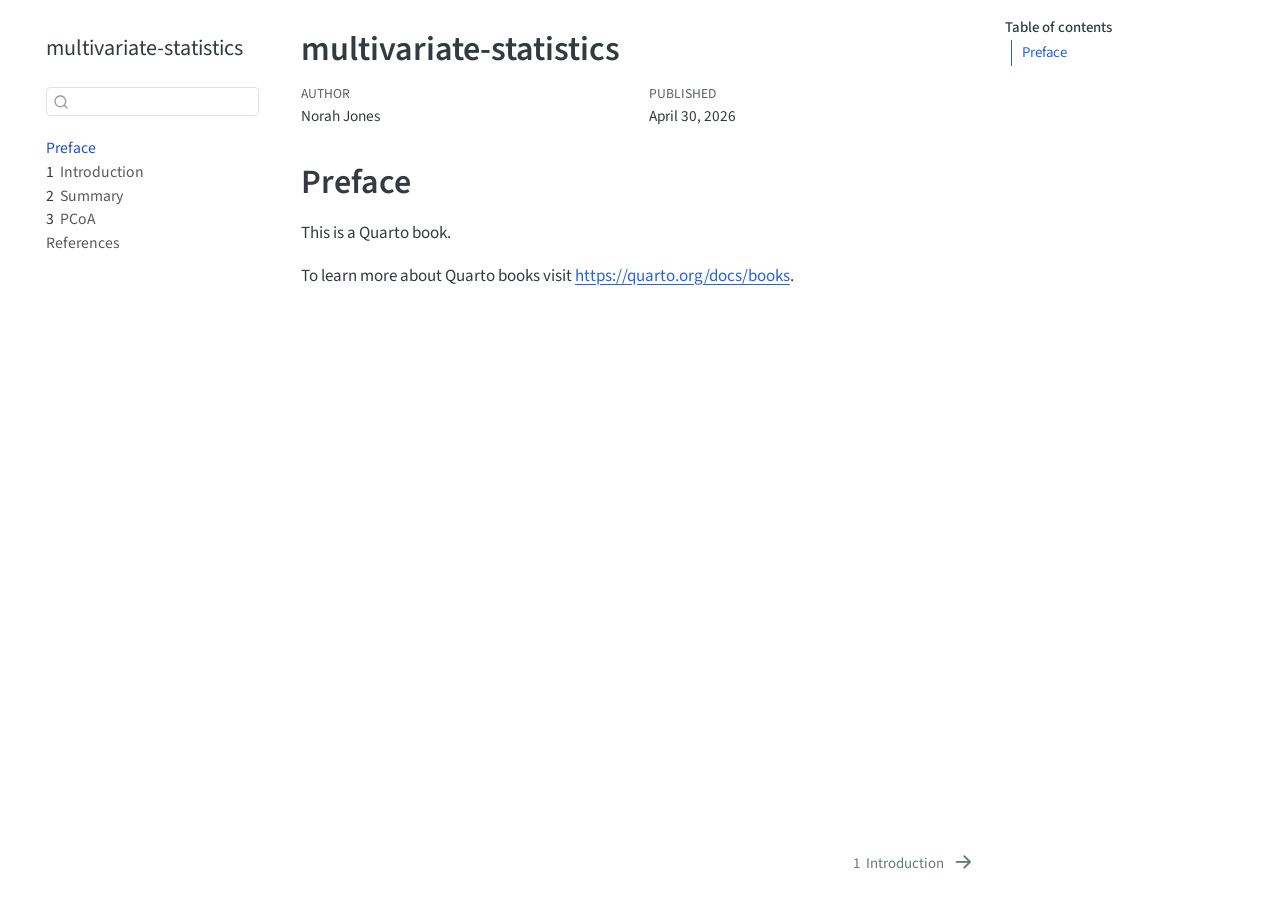
<file: _book/index.html>
<!DOCTYPE html>
<html xmlns="http://www.w3.org/1999/xhtml" lang="en" xml:lang="en"><head>

<meta charset="utf-8">
<meta name="generator" content="quarto-1.9.37">

<meta name="viewport" content="width=device-width, initial-scale=1.0, user-scalable=yes">

<meta name="author" content="Norah Jones">
<meta name="dcterms.date" content="2026-04-30">

<title>multivariate-statistics</title>
<style>
/* Default styles provided by pandoc.
** See https://pandoc.org/MANUAL.html#variables-for-html for config info.
*/
code{white-space: pre-wrap;}
span.smallcaps{font-variant: small-caps;}
div.columns{display: flex; gap: min(4vw, 1.5em);}
div.column{flex: auto; overflow-x: auto;}
div.hanging-indent{margin-left: 1.5em; text-indent: -1.5em;}
ul.task-list{list-style: none;}
ul.task-list li input[type="checkbox"] {
  width: 0.8em;
  margin: 0 0.8em 0.2em -1em; /* quarto-specific, see https://github.com/quarto-dev/quarto-cli/issues/4556 */ 
  vertical-align: middle;
}
</style>


<script src="site_libs/quarto-nav/quarto-nav.js"></script>
<script src="site_libs/quarto-nav/headroom.min.js"></script>
<script src="site_libs/clipboard/clipboard.min.js"></script>
<script src="site_libs/quarto-search/autocomplete.umd.js"></script>
<script src="site_libs/quarto-search/fuse.min.js"></script>
<script src="site_libs/quarto-search/quarto-search.js"></script>
<meta name="quarto:offset" content="./">
<link href="./intro.html" rel="next">
<script src="site_libs/quarto-html/quarto.js" type="module"></script>
<script src="site_libs/quarto-html/tabsets/tabsets.js" type="module"></script>
<script src="site_libs/quarto-html/popper.min.js"></script>
<script src="site_libs/quarto-html/tippy.umd.min.js"></script>
<script src="site_libs/quarto-html/anchor.min.js"></script>
<link href="site_libs/quarto-html/tippy.css" rel="stylesheet">
<link href="site_libs/quarto-html/quarto-syntax-highlighting-7f8f88aac4f3542376d5c11b86a4c14d.css" rel="stylesheet" id="quarto-text-highlighting-styles">
<script src="site_libs/bootstrap/bootstrap.min.js"></script>
<link href="site_libs/bootstrap/bootstrap-icons.css" rel="stylesheet">
<link href="site_libs/bootstrap/bootstrap-f20bd09728c10063cdef9f6a6f5a9eba.min.css" rel="stylesheet" append-hash="true" id="quarto-bootstrap" data-mode="light">
<script id="quarto-search-options" type="application/json">{
  "location": "sidebar",
  "copy-button": false,
  "collapse-after": 3,
  "panel-placement": "start",
  "type": "textbox",
  "limit": 50,
  "keyboard-shortcut": [
    "f",
    "/",
    "s"
  ],
  "show-item-context": false,
  "language": {
    "search-no-results-text": "No results",
    "search-matching-documents-text": "matching documents",
    "search-copy-link-title": "Copy link to search",
    "search-hide-matches-text": "Hide additional matches",
    "search-more-match-text": "more match in this document",
    "search-more-matches-text": "more matches in this document",
    "search-clear-button-title": "Clear",
    "search-text-placeholder": "",
    "search-detached-cancel-button-title": "Cancel",
    "search-submit-button-title": "Submit",
    "search-label": "Search"
  }
}</script>


</head>

<body class="nav-sidebar floating quarto-light">

<div id="quarto-search-results"></div>
  <header id="quarto-header" class="headroom fixed-top">
  <nav class="quarto-secondary-nav">
    <div class="container-fluid d-flex">
      <button type="button" class="quarto-btn-toggle btn" data-bs-toggle="collapse" role="button" data-bs-target=".quarto-sidebar-collapse-item" aria-controls="quarto-sidebar" aria-expanded="false" aria-label="Toggle sidebar navigation" onclick="if (window.quartoToggleHeadroom) { window.quartoToggleHeadroom(); }">
        <i class="bi bi-layout-text-sidebar-reverse"></i>
      </button>
        <nav class="quarto-page-breadcrumbs" aria-label="breadcrumb"><ol class="breadcrumb"><li class="breadcrumb-item"><a href="./index.html">Preface</a></li></ol></nav>
        <a class="flex-grow-1" role="navigation" data-bs-toggle="collapse" data-bs-target=".quarto-sidebar-collapse-item" aria-controls="quarto-sidebar" aria-expanded="false" aria-label="Toggle sidebar navigation" onclick="if (window.quartoToggleHeadroom) { window.quartoToggleHeadroom(); }">      
        </a>
      <button type="button" class="btn quarto-search-button" aria-label="Search" onclick="window.quartoOpenSearch();">
        <i class="bi bi-search"></i>
      </button>
    </div>
  </nav>
</header>
<!-- content -->
<div id="quarto-content" class="quarto-container page-columns page-rows-contents page-layout-article">
<!-- sidebar -->
  <nav id="quarto-sidebar" class="sidebar collapse collapse-horizontal quarto-sidebar-collapse-item sidebar-navigation floating overflow-auto">
    <div class="pt-lg-2 mt-2 text-left sidebar-header">
    <div class="sidebar-title mb-0 py-0">
      <a href="./">multivariate-statistics</a> 
    </div>
      </div>
        <div class="mt-2 flex-shrink-0 align-items-center">
        <div class="sidebar-search">
        <div id="quarto-search" class="" title="Search"></div>
        </div>
        </div>
    <div class="sidebar-menu-container"> 
    <ul class="list-unstyled mt-1">
        <li class="sidebar-item">
  <div class="sidebar-item-container"> 
  <a href="./index.html" class="sidebar-item-text sidebar-link active">
 <span class="menu-text">Preface</span></a>
  </div>
</li>
        <li class="sidebar-item">
  <div class="sidebar-item-container"> 
  <a href="./intro.html" class="sidebar-item-text sidebar-link">
 <span class="menu-text"><span class="chapter-number">1</span>&nbsp; <span class="chapter-title">Introduction</span></span></a>
  </div>
</li>
        <li class="sidebar-item">
  <div class="sidebar-item-container"> 
  <a href="./summary.html" class="sidebar-item-text sidebar-link">
 <span class="menu-text"><span class="chapter-number">2</span>&nbsp; <span class="chapter-title">Summary</span></span></a>
  </div>
</li>
        <li class="sidebar-item">
  <div class="sidebar-item-container"> 
  <a href="./pcoa/script/pcoa.html" class="sidebar-item-text sidebar-link">
 <span class="menu-text"><span class="chapter-number">3</span>&nbsp; <span class="chapter-title">PCoA</span></span></a>
  </div>
</li>
        <li class="sidebar-item">
  <div class="sidebar-item-container"> 
  <a href="./references.html" class="sidebar-item-text sidebar-link">
 <span class="menu-text">References</span></a>
  </div>
</li>
    </ul>
    </div>
</nav>
<div id="quarto-sidebar-glass" class="quarto-sidebar-collapse-item" data-bs-toggle="collapse" data-bs-target=".quarto-sidebar-collapse-item"></div>
<!-- margin-sidebar -->
    <div id="quarto-margin-sidebar" class="sidebar margin-sidebar">
        <nav id="TOC" role="doc-toc" class="toc-active">
    <h2 id="toc-title">Table of contents</h2>
   
  <ul>
  <li><a href="#preface" id="toc-preface" class="nav-link active" data-scroll-target="#preface">Preface</a></li>
  </ul>
</nav>
    </div>
<!-- main -->
<main class="content" id="quarto-document-content">

<header id="title-block-header" class="quarto-title-block default">
<div class="quarto-title">
<h1 class="title">multivariate-statistics</h1>
</div>



<div class="quarto-title-meta">

    <div>
    <div class="quarto-title-meta-heading">Author</div>
    <div class="quarto-title-meta-contents">
             <p>Norah Jones </p>
          </div>
  </div>
    
    <div>
    <div class="quarto-title-meta-heading">Published</div>
    <div class="quarto-title-meta-contents">
      <p class="date">April 30, 2026</p>
    </div>
  </div>
  
    
  </div>
  


</header>


<section id="preface" class="level1 unnumbered">
<h1 class="unnumbered">Preface</h1>
<p>This is a Quarto book.</p>
<p>To learn more about Quarto books visit <a href="https://quarto.org/docs/books" class="uri">https://quarto.org/docs/books</a>.</p>


</section>

</main> <!-- /main -->
<script id="quarto-html-after-body" type="application/javascript">
  window.document.addEventListener("DOMContentLoaded", function (event) {
    const icon = "";
    const anchorJS = new window.AnchorJS();
    anchorJS.options = {
      placement: 'right',
      icon: icon
    };
    anchorJS.add('.anchored');
    const isCodeAnnotation = (el) => {
      for (const clz of el.classList) {
        if (clz.startsWith('code-annotation-')) {                     
          return true;
        }
      }
      return false;
    }
    const onCopySuccess = function(e) {
      // button target
      const button = e.trigger;
      // don't keep focus
      button.blur();
      // flash "checked"
      button.classList.add('code-copy-button-checked');
      var currentTitle = button.getAttribute("title");
      button.setAttribute("title", "Copied!");
      let tooltip;
      if (window.bootstrap) {
        button.setAttribute("data-bs-toggle", "tooltip");
        button.setAttribute("data-bs-placement", "left");
        button.setAttribute("data-bs-title", "Copied!");
        tooltip = new bootstrap.Tooltip(button, 
          { trigger: "manual", 
            customClass: "code-copy-button-tooltip",
            offset: [0, -8]});
        tooltip.show();    
      }
      setTimeout(function() {
        if (tooltip) {
          tooltip.hide();
          button.removeAttribute("data-bs-title");
          button.removeAttribute("data-bs-toggle");
          button.removeAttribute("data-bs-placement");
        }
        button.setAttribute("title", currentTitle);
        button.classList.remove('code-copy-button-checked');
      }, 1000);
      // clear code selection
      e.clearSelection();
    }
    const getTextToCopy = function(trigger) {
      const outerScaffold = trigger.parentElement.cloneNode(true);
      const codeEl = outerScaffold.querySelector('code');
      for (const childEl of codeEl.children) {
        if (isCodeAnnotation(childEl)) {
          childEl.remove();
        }
      }
      return codeEl.innerText;
    }
    const clipboard = new window.ClipboardJS('.code-copy-button:not([data-in-quarto-modal])', {
      text: getTextToCopy
    });
    clipboard.on('success', onCopySuccess);
    if (window.document.getElementById('quarto-embedded-source-code-modal')) {
      const clipboardModal = new window.ClipboardJS('.code-copy-button[data-in-quarto-modal]', {
        text: getTextToCopy,
        container: window.document.getElementById('quarto-embedded-source-code-modal')
      });
      clipboardModal.on('success', onCopySuccess);
    }
      var localhostRegex = new RegExp(/^(?:http|https):\/\/localhost\:?[0-9]*\//);
      var mailtoRegex = new RegExp(/^mailto:/);
        var filterRegex = new RegExp('/' + window.location.host + '/');
      var isInternal = (href) => {
          return filterRegex.test(href) || localhostRegex.test(href) || mailtoRegex.test(href);
      }
      // Inspect non-navigation links and adorn them if external
     var links = window.document.querySelectorAll('a[href]:not(.nav-link):not(.navbar-brand):not(.toc-action):not(.sidebar-link):not(.sidebar-item-toggle):not(.pagination-link):not(.no-external):not([aria-hidden]):not(.dropdown-item):not(.quarto-navigation-tool):not(.about-link)');
      for (var i=0; i<links.length; i++) {
        const link = links[i];
        if (!isInternal(link.href)) {
          // undo the damage that might have been done by quarto-nav.js in the case of
          // links that we want to consider external
          if (link.dataset.originalHref !== undefined) {
            link.href = link.dataset.originalHref;
          }
        }
      }
    function tippyHover(el, contentFn, onTriggerFn, onUntriggerFn) {
      const config = {
        allowHTML: true,
        maxWidth: 500,
        delay: 100,
        arrow: false,
        appendTo: function(el) {
            return el.parentElement;
        },
        interactive: true,
        interactiveBorder: 10,
        theme: 'quarto',
        placement: 'bottom-start',
      };
      if (contentFn) {
        config.content = contentFn;
      }
      if (onTriggerFn) {
        config.onTrigger = onTriggerFn;
      }
      if (onUntriggerFn) {
        config.onUntrigger = onUntriggerFn;
      }
      window.tippy(el, config); 
    }
    const noterefs = window.document.querySelectorAll('a[role="doc-noteref"]');
    for (var i=0; i<noterefs.length; i++) {
      const ref = noterefs[i];
      tippyHover(ref, function() {
        // use id or data attribute instead here
        let href = ref.getAttribute('data-footnote-href') || ref.getAttribute('href');
        try { href = new URL(href).hash; } catch {}
        const id = href.replace(/^#\/?/, "");
        const note = window.document.getElementById(id);
        if (note) {
          return note.innerHTML;
        } else {
          return "";
        }
      });
    }
    const xrefs = window.document.querySelectorAll('a.quarto-xref');
    const processXRef = (id, note) => {
      // Strip column container classes
      const stripColumnClz = (el) => {
        el.classList.remove("page-full", "page-columns");
        if (el.children) {
          for (const child of el.children) {
            stripColumnClz(child);
          }
        }
      }
      stripColumnClz(note)
      if (id === null || id.startsWith('sec-')) {
        // Special case sections, only their first couple elements
        const container = document.createElement("div");
        if (note.children && note.children.length > 2) {
          container.appendChild(note.children[0].cloneNode(true));
          for (let i = 1; i < note.children.length; i++) {
            const child = note.children[i];
            if (child.tagName === "P" && child.innerText === "") {
              continue;
            } else {
              container.appendChild(child.cloneNode(true));
              break;
            }
          }
          if (window.Quarto?.typesetMath) {
            window.Quarto.typesetMath(container);
          }
          return container.innerHTML
        } else {
          if (window.Quarto?.typesetMath) {
            window.Quarto.typesetMath(note);
          }
          return note.innerHTML;
        }
      } else {
        // Remove any anchor links if they are present
        const anchorLink = note.querySelector('a.anchorjs-link');
        if (anchorLink) {
          anchorLink.remove();
        }
        if (window.Quarto?.typesetMath) {
          window.Quarto.typesetMath(note);
        }
        if (note.classList.contains("callout")) {
          return note.outerHTML;
        } else {
          return note.innerHTML;
        }
      }
    }
    for (var i=0; i<xrefs.length; i++) {
      const xref = xrefs[i];
      tippyHover(xref, undefined, function(instance) {
        instance.disable();
        let url = xref.getAttribute('href');
        let hash = undefined; 
        if (url.startsWith('#')) {
          hash = url;
        } else {
          try { hash = new URL(url).hash; } catch {}
        }
        if (hash) {
          const id = hash.replace(/^#\/?/, "");
          const note = window.document.getElementById(id);
          if (note !== null) {
            try {
              const html = processXRef(id, note.cloneNode(true));
              instance.setContent(html);
            } finally {
              instance.enable();
              instance.show();
            }
          } else {
            // See if we can fetch this
            fetch(url.split('#')[0])
            .then(res => res.text())
            .then(html => {
              const parser = new DOMParser();
              const htmlDoc = parser.parseFromString(html, "text/html");
              const note = htmlDoc.getElementById(id);
              if (note !== null) {
                const html = processXRef(id, note);
                instance.setContent(html);
              } 
            }).finally(() => {
              instance.enable();
              instance.show();
            });
          }
        } else {
          // See if we can fetch a full url (with no hash to target)
          // This is a special case and we should probably do some content thinning / targeting
          fetch(url)
          .then(res => res.text())
          .then(html => {
            const parser = new DOMParser();
            const htmlDoc = parser.parseFromString(html, "text/html");
            const note = htmlDoc.querySelector('main.content');
            if (note !== null) {
              // This should only happen for chapter cross references
              // (since there is no id in the URL)
              // remove the first header
              if (note.children.length > 0 && note.children[0].tagName === "HEADER") {
                note.children[0].remove();
              }
              const html = processXRef(null, note);
              instance.setContent(html);
            } 
          }).finally(() => {
            instance.enable();
            instance.show();
          });
        }
      }, function(instance) {
      });
    }
        let selectedAnnoteEl;
        const selectorForAnnotation = ( cell, annotation) => {
          let cellAttr = 'data-code-cell="' + cell + '"';
          let lineAttr = 'data-code-annotation="' +  annotation + '"';
          const selector = 'span[' + cellAttr + '][' + lineAttr + ']';
          return selector;
        }
        const selectCodeLines = (annoteEl) => {
          const doc = window.document;
          const targetCell = annoteEl.getAttribute("data-target-cell");
          const targetAnnotation = annoteEl.getAttribute("data-target-annotation");
          const annoteSpan = window.document.querySelector(selectorForAnnotation(targetCell, targetAnnotation));
          const lines = annoteSpan.getAttribute("data-code-lines").split(",");
          const lineIds = lines.map((line) => {
            return targetCell + "-" + line;
          })
          let top = null;
          let height = null;
          let parent = null;
          if (lineIds.length > 0) {
              //compute the position of the single el (top and bottom and make a div)
              const el = window.document.getElementById(lineIds[0]);
              top = el.offsetTop;
              height = el.offsetHeight;
              parent = el.parentElement.parentElement;
            if (lineIds.length > 1) {
              const lastEl = window.document.getElementById(lineIds[lineIds.length - 1]);
              const bottom = lastEl.offsetTop + lastEl.offsetHeight;
              height = bottom - top;
            }
            if (top !== null && height !== null && parent !== null) {
              // cook up a div (if necessary) and position it 
              let div = window.document.getElementById("code-annotation-line-highlight");
              if (div === null) {
                div = window.document.createElement("div");
                div.setAttribute("id", "code-annotation-line-highlight");
                div.style.position = 'absolute';
                parent.appendChild(div);
              }
              div.style.top = top - 2 + "px";
              div.style.height = height + 4 + "px";
              div.style.left = 0;
              let gutterDiv = window.document.getElementById("code-annotation-line-highlight-gutter");
              if (gutterDiv === null) {
                gutterDiv = window.document.createElement("div");
                gutterDiv.setAttribute("id", "code-annotation-line-highlight-gutter");
                gutterDiv.style.position = 'absolute';
                const codeCell = window.document.getElementById(targetCell);
                const gutter = codeCell.querySelector('.code-annotation-gutter');
                gutter.appendChild(gutterDiv);
              }
              gutterDiv.style.top = top - 2 + "px";
              gutterDiv.style.height = height + 4 + "px";
            }
            selectedAnnoteEl = annoteEl;
          }
        };
        const unselectCodeLines = () => {
          const elementsIds = ["code-annotation-line-highlight", "code-annotation-line-highlight-gutter"];
          elementsIds.forEach((elId) => {
            const div = window.document.getElementById(elId);
            if (div) {
              div.remove();
            }
          });
          selectedAnnoteEl = undefined;
        };
          // Handle positioning of the toggle
      window.addEventListener(
        "resize",
        throttle(() => {
          elRect = undefined;
          if (selectedAnnoteEl) {
            selectCodeLines(selectedAnnoteEl);
          }
        }, 10)
      );
      function throttle(fn, ms) {
      let throttle = false;
      let timer;
        return (...args) => {
          if(!throttle) { // first call gets through
              fn.apply(this, args);
              throttle = true;
          } else { // all the others get throttled
              if(timer) clearTimeout(timer); // cancel #2
              timer = setTimeout(() => {
                fn.apply(this, args);
                timer = throttle = false;
              }, ms);
          }
        };
      }
        // Attach click handler to the DT
        const annoteDls = window.document.querySelectorAll('dt[data-target-cell]');
        for (const annoteDlNode of annoteDls) {
          annoteDlNode.addEventListener('click', (event) => {
            const clickedEl = event.target;
            if (clickedEl !== selectedAnnoteEl) {
              unselectCodeLines();
              const activeEl = window.document.querySelector('dt[data-target-cell].code-annotation-active');
              if (activeEl) {
                activeEl.classList.remove('code-annotation-active');
              }
              selectCodeLines(clickedEl);
              clickedEl.classList.add('code-annotation-active');
            } else {
              // Unselect the line
              unselectCodeLines();
              clickedEl.classList.remove('code-annotation-active');
            }
          });
        }
    const findCites = (el) => {
      const parentEl = el.parentElement;
      if (parentEl) {
        const cites = parentEl.dataset.cites;
        if (cites) {
          return {
            el,
            cites: cites.split(' ')
          };
        } else {
          return findCites(el.parentElement)
        }
      } else {
        return undefined;
      }
    };
    var bibliorefs = window.document.querySelectorAll('a[role="doc-biblioref"]');
    for (var i=0; i<bibliorefs.length; i++) {
      const ref = bibliorefs[i];
      const citeInfo = findCites(ref);
      if (citeInfo) {
        tippyHover(citeInfo.el, function() {
          var popup = window.document.createElement('div');
          citeInfo.cites.forEach(function(cite) {
            var citeDiv = window.document.createElement('div');
            citeDiv.classList.add('hanging-indent');
            citeDiv.classList.add('csl-entry');
            var biblioDiv = window.document.getElementById('ref-' + cite);
            if (biblioDiv) {
              citeDiv.innerHTML = biblioDiv.innerHTML;
            }
            popup.appendChild(citeDiv);
          });
          return popup.innerHTML;
        });
      }
    }
  });
  </script>
<nav class="page-navigation">
  <div class="nav-page nav-page-previous">
  </div>
  <div class="nav-page nav-page-next">
      <a href="./intro.html" class="pagination-link" aria-label="Introduction">
        <span class="nav-page-text"><span class="chapter-number">1</span>&nbsp; <span class="chapter-title">Introduction</span></span> <i class="bi bi-arrow-right-short"></i>
      </a>
  </div>
</nav>
</div> <!-- /content -->




</body></html>
</file>
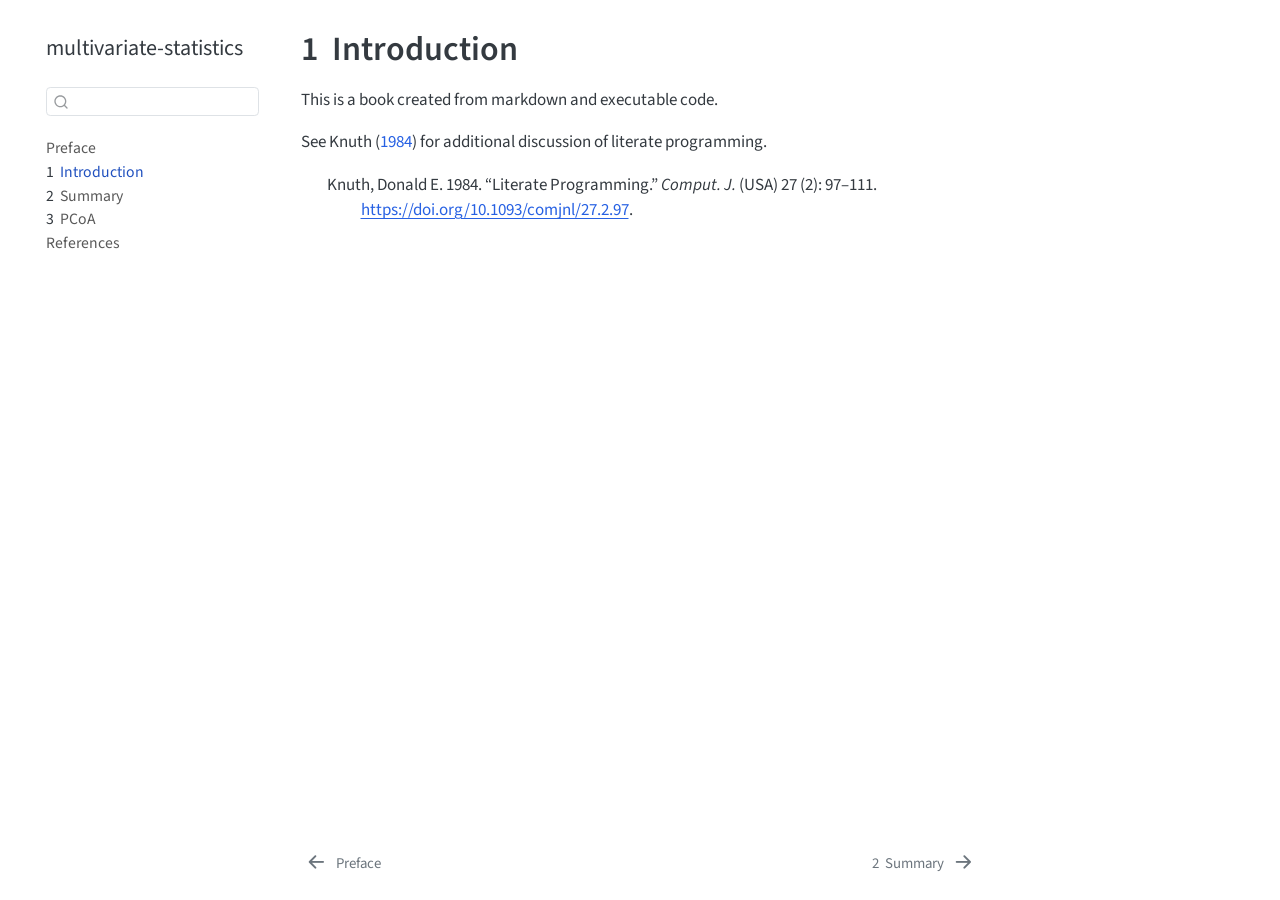
<file: _book/intro.html>
<!DOCTYPE html>
<html xmlns="http://www.w3.org/1999/xhtml" lang="en" xml:lang="en"><head>

<meta charset="utf-8">
<meta name="generator" content="quarto-1.9.37">

<meta name="viewport" content="width=device-width, initial-scale=1.0, user-scalable=yes">


<title>1&nbsp; Introduction – multivariate-statistics</title>
<style>
/* Default styles provided by pandoc.
** See https://pandoc.org/MANUAL.html#variables-for-html for config info.
*/
code{white-space: pre-wrap;}
span.smallcaps{font-variant: small-caps;}
div.columns{display: flex; gap: min(4vw, 1.5em);}
div.column{flex: auto; overflow-x: auto;}
div.hanging-indent{margin-left: 1.5em; text-indent: -1.5em;}
ul.task-list{list-style: none;}
ul.task-list li input[type="checkbox"] {
  width: 0.8em;
  margin: 0 0.8em 0.2em -1em; /* quarto-specific, see https://github.com/quarto-dev/quarto-cli/issues/4556 */ 
  vertical-align: middle;
}
/* CSS for citations */
div.csl-bib-body { }
div.csl-entry {
  clear: both;
}
.hanging-indent div.csl-entry {
  margin-left:2em;
  text-indent:-2em;
}
div.csl-left-margin {
  min-width:2em;
  float:left;
}
div.csl-right-inline {
  margin-left:2em;
  padding-left:1em;
}
div.csl-indent {
  margin-left: 2em;
}</style>


<script src="site_libs/quarto-nav/quarto-nav.js"></script>
<script src="site_libs/quarto-nav/headroom.min.js"></script>
<script src="site_libs/clipboard/clipboard.min.js"></script>
<script src="site_libs/quarto-search/autocomplete.umd.js"></script>
<script src="site_libs/quarto-search/fuse.min.js"></script>
<script src="site_libs/quarto-search/quarto-search.js"></script>
<meta name="quarto:offset" content="./">
<link href="./summary.html" rel="next">
<link href="./index.html" rel="prev">
<script src="site_libs/quarto-html/quarto.js" type="module"></script>
<script src="site_libs/quarto-html/tabsets/tabsets.js" type="module"></script>
<script src="site_libs/quarto-html/popper.min.js"></script>
<script src="site_libs/quarto-html/tippy.umd.min.js"></script>
<script src="site_libs/quarto-html/anchor.min.js"></script>
<link href="site_libs/quarto-html/tippy.css" rel="stylesheet">
<link href="site_libs/quarto-html/quarto-syntax-highlighting-7f8f88aac4f3542376d5c11b86a4c14d.css" rel="stylesheet" id="quarto-text-highlighting-styles">
<script src="site_libs/bootstrap/bootstrap.min.js"></script>
<link href="site_libs/bootstrap/bootstrap-icons.css" rel="stylesheet">
<link href="site_libs/bootstrap/bootstrap-f20bd09728c10063cdef9f6a6f5a9eba.min.css" rel="stylesheet" append-hash="true" id="quarto-bootstrap" data-mode="light">
<script id="quarto-search-options" type="application/json">{
  "location": "sidebar",
  "copy-button": false,
  "collapse-after": 3,
  "panel-placement": "start",
  "type": "textbox",
  "limit": 50,
  "keyboard-shortcut": [
    "f",
    "/",
    "s"
  ],
  "show-item-context": false,
  "language": {
    "search-no-results-text": "No results",
    "search-matching-documents-text": "matching documents",
    "search-copy-link-title": "Copy link to search",
    "search-hide-matches-text": "Hide additional matches",
    "search-more-match-text": "more match in this document",
    "search-more-matches-text": "more matches in this document",
    "search-clear-button-title": "Clear",
    "search-text-placeholder": "",
    "search-detached-cancel-button-title": "Cancel",
    "search-submit-button-title": "Submit",
    "search-label": "Search"
  }
}</script>


</head>

<body class="nav-sidebar floating quarto-light">

<div id="quarto-search-results"></div>
  <header id="quarto-header" class="headroom fixed-top">
  <nav class="quarto-secondary-nav">
    <div class="container-fluid d-flex">
      <button type="button" class="quarto-btn-toggle btn" data-bs-toggle="collapse" role="button" data-bs-target=".quarto-sidebar-collapse-item" aria-controls="quarto-sidebar" aria-expanded="false" aria-label="Toggle sidebar navigation" onclick="if (window.quartoToggleHeadroom) { window.quartoToggleHeadroom(); }">
        <i class="bi bi-layout-text-sidebar-reverse"></i>
      </button>
        <nav class="quarto-page-breadcrumbs" aria-label="breadcrumb"><ol class="breadcrumb"><li class="breadcrumb-item"><a href="./intro.html"><span class="chapter-number">1</span>&nbsp; <span class="chapter-title">Introduction</span></a></li></ol></nav>
        <a class="flex-grow-1" role="navigation" data-bs-toggle="collapse" data-bs-target=".quarto-sidebar-collapse-item" aria-controls="quarto-sidebar" aria-expanded="false" aria-label="Toggle sidebar navigation" onclick="if (window.quartoToggleHeadroom) { window.quartoToggleHeadroom(); }">      
        </a>
      <button type="button" class="btn quarto-search-button" aria-label="Search" onclick="window.quartoOpenSearch();">
        <i class="bi bi-search"></i>
      </button>
    </div>
  </nav>
</header>
<!-- content -->
<div id="quarto-content" class="quarto-container page-columns page-rows-contents page-layout-article">
<!-- sidebar -->
  <nav id="quarto-sidebar" class="sidebar collapse collapse-horizontal quarto-sidebar-collapse-item sidebar-navigation floating overflow-auto">
    <div class="pt-lg-2 mt-2 text-left sidebar-header">
    <div class="sidebar-title mb-0 py-0">
      <a href="./">multivariate-statistics</a> 
    </div>
      </div>
        <div class="mt-2 flex-shrink-0 align-items-center">
        <div class="sidebar-search">
        <div id="quarto-search" class="" title="Search"></div>
        </div>
        </div>
    <div class="sidebar-menu-container"> 
    <ul class="list-unstyled mt-1">
        <li class="sidebar-item">
  <div class="sidebar-item-container"> 
  <a href="./index.html" class="sidebar-item-text sidebar-link">
 <span class="menu-text">Preface</span></a>
  </div>
</li>
        <li class="sidebar-item">
  <div class="sidebar-item-container"> 
  <a href="./intro.html" class="sidebar-item-text sidebar-link active">
 <span class="menu-text"><span class="chapter-number">1</span>&nbsp; <span class="chapter-title">Introduction</span></span></a>
  </div>
</li>
        <li class="sidebar-item">
  <div class="sidebar-item-container"> 
  <a href="./summary.html" class="sidebar-item-text sidebar-link">
 <span class="menu-text"><span class="chapter-number">2</span>&nbsp; <span class="chapter-title">Summary</span></span></a>
  </div>
</li>
        <li class="sidebar-item">
  <div class="sidebar-item-container"> 
  <a href="./pcoa/script/pcoa.html" class="sidebar-item-text sidebar-link">
 <span class="menu-text"><span class="chapter-number">3</span>&nbsp; <span class="chapter-title">PCoA</span></span></a>
  </div>
</li>
        <li class="sidebar-item">
  <div class="sidebar-item-container"> 
  <a href="./references.html" class="sidebar-item-text sidebar-link">
 <span class="menu-text">References</span></a>
  </div>
</li>
    </ul>
    </div>
</nav>
<div id="quarto-sidebar-glass" class="quarto-sidebar-collapse-item" data-bs-toggle="collapse" data-bs-target=".quarto-sidebar-collapse-item"></div>
<!-- margin-sidebar -->
    <div id="quarto-margin-sidebar" class="sidebar margin-sidebar zindex-bottom">
        
    </div>
<!-- main -->
<main class="content" id="quarto-document-content">

<header id="title-block-header" class="quarto-title-block default">
<div class="quarto-title">
<h1 class="title"><span class="chapter-number">1</span>&nbsp; <span class="chapter-title">Introduction</span></h1>
</div>



<div class="quarto-title-meta">

    
  
    
  </div>
  


</header>


<p>This is a book created from markdown and executable code.</p>
<p>See <span class="citation" data-cites="knuth84">Knuth (<a href="#ref-knuth84" role="doc-biblioref">1984</a>)</span> for additional discussion of literate programming.</p>


<div id="refs" class="references csl-bib-body hanging-indent" role="list">
<div id="ref-knuth84" class="csl-entry" role="listitem">
Knuth, Donald E. 1984. <span>“Literate Programming.”</span> <em>Comput. J.</em> (USA) 27 (2): 97–111. <a href="https://doi.org/10.1093/comjnl/27.2.97">https://doi.org/10.1093/comjnl/27.2.97</a>.
</div>
</div>

</main> <!-- /main -->
<script id="quarto-html-after-body" type="application/javascript">
  window.document.addEventListener("DOMContentLoaded", function (event) {
    const icon = "";
    const anchorJS = new window.AnchorJS();
    anchorJS.options = {
      placement: 'right',
      icon: icon
    };
    anchorJS.add('.anchored');
    const isCodeAnnotation = (el) => {
      for (const clz of el.classList) {
        if (clz.startsWith('code-annotation-')) {                     
          return true;
        }
      }
      return false;
    }
    const onCopySuccess = function(e) {
      // button target
      const button = e.trigger;
      // don't keep focus
      button.blur();
      // flash "checked"
      button.classList.add('code-copy-button-checked');
      var currentTitle = button.getAttribute("title");
      button.setAttribute("title", "Copied!");
      let tooltip;
      if (window.bootstrap) {
        button.setAttribute("data-bs-toggle", "tooltip");
        button.setAttribute("data-bs-placement", "left");
        button.setAttribute("data-bs-title", "Copied!");
        tooltip = new bootstrap.Tooltip(button, 
          { trigger: "manual", 
            customClass: "code-copy-button-tooltip",
            offset: [0, -8]});
        tooltip.show();    
      }
      setTimeout(function() {
        if (tooltip) {
          tooltip.hide();
          button.removeAttribute("data-bs-title");
          button.removeAttribute("data-bs-toggle");
          button.removeAttribute("data-bs-placement");
        }
        button.setAttribute("title", currentTitle);
        button.classList.remove('code-copy-button-checked');
      }, 1000);
      // clear code selection
      e.clearSelection();
    }
    const getTextToCopy = function(trigger) {
      const outerScaffold = trigger.parentElement.cloneNode(true);
      const codeEl = outerScaffold.querySelector('code');
      for (const childEl of codeEl.children) {
        if (isCodeAnnotation(childEl)) {
          childEl.remove();
        }
      }
      return codeEl.innerText;
    }
    const clipboard = new window.ClipboardJS('.code-copy-button:not([data-in-quarto-modal])', {
      text: getTextToCopy
    });
    clipboard.on('success', onCopySuccess);
    if (window.document.getElementById('quarto-embedded-source-code-modal')) {
      const clipboardModal = new window.ClipboardJS('.code-copy-button[data-in-quarto-modal]', {
        text: getTextToCopy,
        container: window.document.getElementById('quarto-embedded-source-code-modal')
      });
      clipboardModal.on('success', onCopySuccess);
    }
      var localhostRegex = new RegExp(/^(?:http|https):\/\/localhost\:?[0-9]*\//);
      var mailtoRegex = new RegExp(/^mailto:/);
        var filterRegex = new RegExp('/' + window.location.host + '/');
      var isInternal = (href) => {
          return filterRegex.test(href) || localhostRegex.test(href) || mailtoRegex.test(href);
      }
      // Inspect non-navigation links and adorn them if external
     var links = window.document.querySelectorAll('a[href]:not(.nav-link):not(.navbar-brand):not(.toc-action):not(.sidebar-link):not(.sidebar-item-toggle):not(.pagination-link):not(.no-external):not([aria-hidden]):not(.dropdown-item):not(.quarto-navigation-tool):not(.about-link)');
      for (var i=0; i<links.length; i++) {
        const link = links[i];
        if (!isInternal(link.href)) {
          // undo the damage that might have been done by quarto-nav.js in the case of
          // links that we want to consider external
          if (link.dataset.originalHref !== undefined) {
            link.href = link.dataset.originalHref;
          }
        }
      }
    function tippyHover(el, contentFn, onTriggerFn, onUntriggerFn) {
      const config = {
        allowHTML: true,
        maxWidth: 500,
        delay: 100,
        arrow: false,
        appendTo: function(el) {
            return el.parentElement;
        },
        interactive: true,
        interactiveBorder: 10,
        theme: 'quarto',
        placement: 'bottom-start',
      };
      if (contentFn) {
        config.content = contentFn;
      }
      if (onTriggerFn) {
        config.onTrigger = onTriggerFn;
      }
      if (onUntriggerFn) {
        config.onUntrigger = onUntriggerFn;
      }
      window.tippy(el, config); 
    }
    const noterefs = window.document.querySelectorAll('a[role="doc-noteref"]');
    for (var i=0; i<noterefs.length; i++) {
      const ref = noterefs[i];
      tippyHover(ref, function() {
        // use id or data attribute instead here
        let href = ref.getAttribute('data-footnote-href') || ref.getAttribute('href');
        try { href = new URL(href).hash; } catch {}
        const id = href.replace(/^#\/?/, "");
        const note = window.document.getElementById(id);
        if (note) {
          return note.innerHTML;
        } else {
          return "";
        }
      });
    }
    const xrefs = window.document.querySelectorAll('a.quarto-xref');
    const processXRef = (id, note) => {
      // Strip column container classes
      const stripColumnClz = (el) => {
        el.classList.remove("page-full", "page-columns");
        if (el.children) {
          for (const child of el.children) {
            stripColumnClz(child);
          }
        }
      }
      stripColumnClz(note)
      if (id === null || id.startsWith('sec-')) {
        // Special case sections, only their first couple elements
        const container = document.createElement("div");
        if (note.children && note.children.length > 2) {
          container.appendChild(note.children[0].cloneNode(true));
          for (let i = 1; i < note.children.length; i++) {
            const child = note.children[i];
            if (child.tagName === "P" && child.innerText === "") {
              continue;
            } else {
              container.appendChild(child.cloneNode(true));
              break;
            }
          }
          if (window.Quarto?.typesetMath) {
            window.Quarto.typesetMath(container);
          }
          return container.innerHTML
        } else {
          if (window.Quarto?.typesetMath) {
            window.Quarto.typesetMath(note);
          }
          return note.innerHTML;
        }
      } else {
        // Remove any anchor links if they are present
        const anchorLink = note.querySelector('a.anchorjs-link');
        if (anchorLink) {
          anchorLink.remove();
        }
        if (window.Quarto?.typesetMath) {
          window.Quarto.typesetMath(note);
        }
        if (note.classList.contains("callout")) {
          return note.outerHTML;
        } else {
          return note.innerHTML;
        }
      }
    }
    for (var i=0; i<xrefs.length; i++) {
      const xref = xrefs[i];
      tippyHover(xref, undefined, function(instance) {
        instance.disable();
        let url = xref.getAttribute('href');
        let hash = undefined; 
        if (url.startsWith('#')) {
          hash = url;
        } else {
          try { hash = new URL(url).hash; } catch {}
        }
        if (hash) {
          const id = hash.replace(/^#\/?/, "");
          const note = window.document.getElementById(id);
          if (note !== null) {
            try {
              const html = processXRef(id, note.cloneNode(true));
              instance.setContent(html);
            } finally {
              instance.enable();
              instance.show();
            }
          } else {
            // See if we can fetch this
            fetch(url.split('#')[0])
            .then(res => res.text())
            .then(html => {
              const parser = new DOMParser();
              const htmlDoc = parser.parseFromString(html, "text/html");
              const note = htmlDoc.getElementById(id);
              if (note !== null) {
                const html = processXRef(id, note);
                instance.setContent(html);
              } 
            }).finally(() => {
              instance.enable();
              instance.show();
            });
          }
        } else {
          // See if we can fetch a full url (with no hash to target)
          // This is a special case and we should probably do some content thinning / targeting
          fetch(url)
          .then(res => res.text())
          .then(html => {
            const parser = new DOMParser();
            const htmlDoc = parser.parseFromString(html, "text/html");
            const note = htmlDoc.querySelector('main.content');
            if (note !== null) {
              // This should only happen for chapter cross references
              // (since there is no id in the URL)
              // remove the first header
              if (note.children.length > 0 && note.children[0].tagName === "HEADER") {
                note.children[0].remove();
              }
              const html = processXRef(null, note);
              instance.setContent(html);
            } 
          }).finally(() => {
            instance.enable();
            instance.show();
          });
        }
      }, function(instance) {
      });
    }
        let selectedAnnoteEl;
        const selectorForAnnotation = ( cell, annotation) => {
          let cellAttr = 'data-code-cell="' + cell + '"';
          let lineAttr = 'data-code-annotation="' +  annotation + '"';
          const selector = 'span[' + cellAttr + '][' + lineAttr + ']';
          return selector;
        }
        const selectCodeLines = (annoteEl) => {
          const doc = window.document;
          const targetCell = annoteEl.getAttribute("data-target-cell");
          const targetAnnotation = annoteEl.getAttribute("data-target-annotation");
          const annoteSpan = window.document.querySelector(selectorForAnnotation(targetCell, targetAnnotation));
          const lines = annoteSpan.getAttribute("data-code-lines").split(",");
          const lineIds = lines.map((line) => {
            return targetCell + "-" + line;
          })
          let top = null;
          let height = null;
          let parent = null;
          if (lineIds.length > 0) {
              //compute the position of the single el (top and bottom and make a div)
              const el = window.document.getElementById(lineIds[0]);
              top = el.offsetTop;
              height = el.offsetHeight;
              parent = el.parentElement.parentElement;
            if (lineIds.length > 1) {
              const lastEl = window.document.getElementById(lineIds[lineIds.length - 1]);
              const bottom = lastEl.offsetTop + lastEl.offsetHeight;
              height = bottom - top;
            }
            if (top !== null && height !== null && parent !== null) {
              // cook up a div (if necessary) and position it 
              let div = window.document.getElementById("code-annotation-line-highlight");
              if (div === null) {
                div = window.document.createElement("div");
                div.setAttribute("id", "code-annotation-line-highlight");
                div.style.position = 'absolute';
                parent.appendChild(div);
              }
              div.style.top = top - 2 + "px";
              div.style.height = height + 4 + "px";
              div.style.left = 0;
              let gutterDiv = window.document.getElementById("code-annotation-line-highlight-gutter");
              if (gutterDiv === null) {
                gutterDiv = window.document.createElement("div");
                gutterDiv.setAttribute("id", "code-annotation-line-highlight-gutter");
                gutterDiv.style.position = 'absolute';
                const codeCell = window.document.getElementById(targetCell);
                const gutter = codeCell.querySelector('.code-annotation-gutter');
                gutter.appendChild(gutterDiv);
              }
              gutterDiv.style.top = top - 2 + "px";
              gutterDiv.style.height = height + 4 + "px";
            }
            selectedAnnoteEl = annoteEl;
          }
        };
        const unselectCodeLines = () => {
          const elementsIds = ["code-annotation-line-highlight", "code-annotation-line-highlight-gutter"];
          elementsIds.forEach((elId) => {
            const div = window.document.getElementById(elId);
            if (div) {
              div.remove();
            }
          });
          selectedAnnoteEl = undefined;
        };
          // Handle positioning of the toggle
      window.addEventListener(
        "resize",
        throttle(() => {
          elRect = undefined;
          if (selectedAnnoteEl) {
            selectCodeLines(selectedAnnoteEl);
          }
        }, 10)
      );
      function throttle(fn, ms) {
      let throttle = false;
      let timer;
        return (...args) => {
          if(!throttle) { // first call gets through
              fn.apply(this, args);
              throttle = true;
          } else { // all the others get throttled
              if(timer) clearTimeout(timer); // cancel #2
              timer = setTimeout(() => {
                fn.apply(this, args);
                timer = throttle = false;
              }, ms);
          }
        };
      }
        // Attach click handler to the DT
        const annoteDls = window.document.querySelectorAll('dt[data-target-cell]');
        for (const annoteDlNode of annoteDls) {
          annoteDlNode.addEventListener('click', (event) => {
            const clickedEl = event.target;
            if (clickedEl !== selectedAnnoteEl) {
              unselectCodeLines();
              const activeEl = window.document.querySelector('dt[data-target-cell].code-annotation-active');
              if (activeEl) {
                activeEl.classList.remove('code-annotation-active');
              }
              selectCodeLines(clickedEl);
              clickedEl.classList.add('code-annotation-active');
            } else {
              // Unselect the line
              unselectCodeLines();
              clickedEl.classList.remove('code-annotation-active');
            }
          });
        }
    const findCites = (el) => {
      const parentEl = el.parentElement;
      if (parentEl) {
        const cites = parentEl.dataset.cites;
        if (cites) {
          return {
            el,
            cites: cites.split(' ')
          };
        } else {
          return findCites(el.parentElement)
        }
      } else {
        return undefined;
      }
    };
    var bibliorefs = window.document.querySelectorAll('a[role="doc-biblioref"]');
    for (var i=0; i<bibliorefs.length; i++) {
      const ref = bibliorefs[i];
      const citeInfo = findCites(ref);
      if (citeInfo) {
        tippyHover(citeInfo.el, function() {
          var popup = window.document.createElement('div');
          citeInfo.cites.forEach(function(cite) {
            var citeDiv = window.document.createElement('div');
            citeDiv.classList.add('hanging-indent');
            citeDiv.classList.add('csl-entry');
            var biblioDiv = window.document.getElementById('ref-' + cite);
            if (biblioDiv) {
              citeDiv.innerHTML = biblioDiv.innerHTML;
            }
            popup.appendChild(citeDiv);
          });
          return popup.innerHTML;
        });
      }
    }
  });
  </script>
<nav class="page-navigation">
  <div class="nav-page nav-page-previous">
      <a href="./index.html" class="pagination-link" aria-label="Preface">
        <i class="bi bi-arrow-left-short"></i> <span class="nav-page-text">Preface</span>
      </a>          
  </div>
  <div class="nav-page nav-page-next">
      <a href="./summary.html" class="pagination-link" aria-label="Summary">
        <span class="nav-page-text"><span class="chapter-number">2</span>&nbsp; <span class="chapter-title">Summary</span></span> <i class="bi bi-arrow-right-short"></i>
      </a>
  </div>
</nav>
</div> <!-- /content -->




</body></html>
</file>
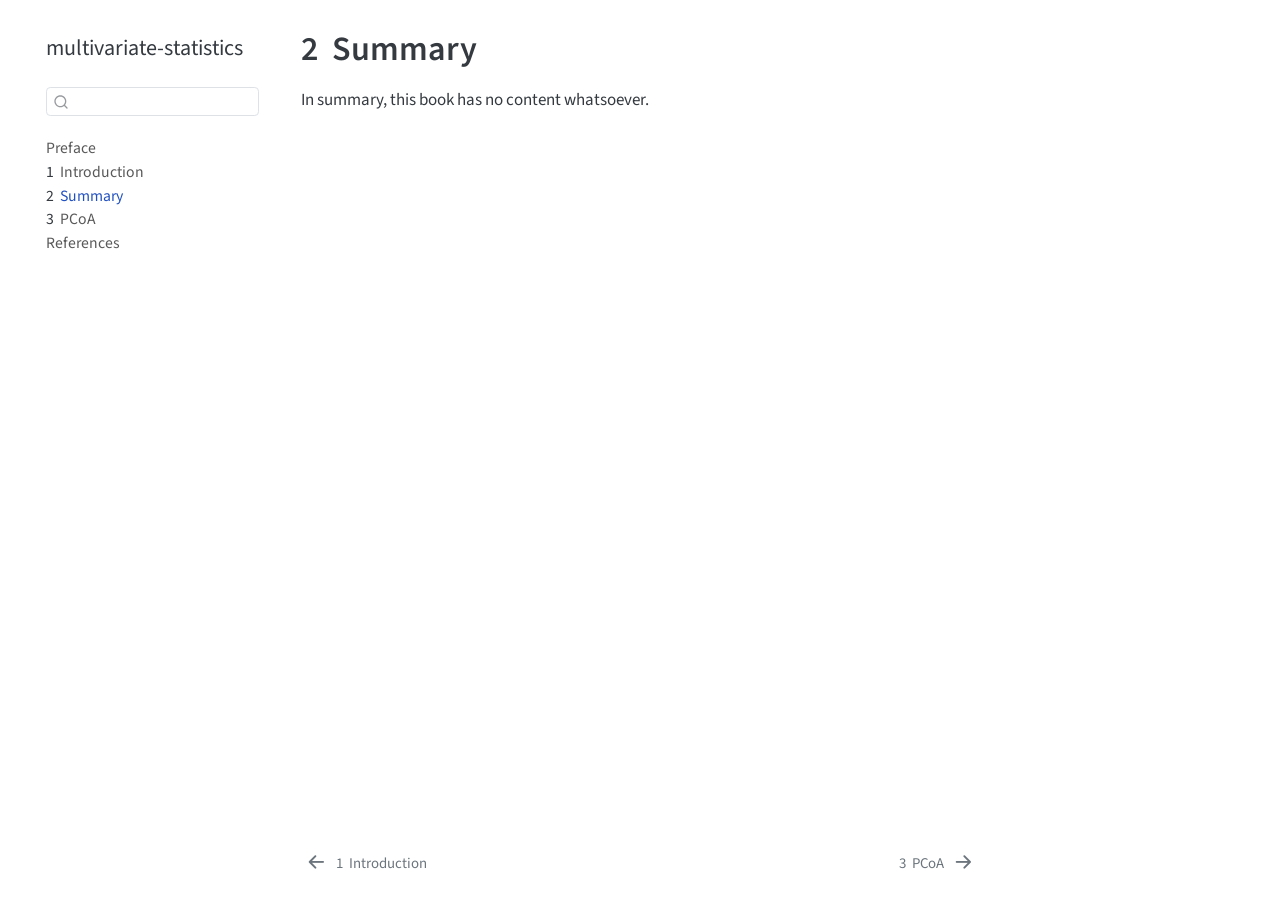
<file: _book/summary.html>
<!DOCTYPE html>
<html xmlns="http://www.w3.org/1999/xhtml" lang="en" xml:lang="en"><head>

<meta charset="utf-8">
<meta name="generator" content="quarto-1.9.37">

<meta name="viewport" content="width=device-width, initial-scale=1.0, user-scalable=yes">


<title>2&nbsp; Summary – multivariate-statistics</title>
<style>
/* Default styles provided by pandoc.
** See https://pandoc.org/MANUAL.html#variables-for-html for config info.
*/
code{white-space: pre-wrap;}
span.smallcaps{font-variant: small-caps;}
div.columns{display: flex; gap: min(4vw, 1.5em);}
div.column{flex: auto; overflow-x: auto;}
div.hanging-indent{margin-left: 1.5em; text-indent: -1.5em;}
ul.task-list{list-style: none;}
ul.task-list li input[type="checkbox"] {
  width: 0.8em;
  margin: 0 0.8em 0.2em -1em; /* quarto-specific, see https://github.com/quarto-dev/quarto-cli/issues/4556 */ 
  vertical-align: middle;
}
</style>


<script src="site_libs/quarto-nav/quarto-nav.js"></script>
<script src="site_libs/quarto-nav/headroom.min.js"></script>
<script src="site_libs/clipboard/clipboard.min.js"></script>
<script src="site_libs/quarto-search/autocomplete.umd.js"></script>
<script src="site_libs/quarto-search/fuse.min.js"></script>
<script src="site_libs/quarto-search/quarto-search.js"></script>
<meta name="quarto:offset" content="./">
<link href="./pcoa/script/pcoa.html" rel="next">
<link href="./intro.html" rel="prev">
<script src="site_libs/quarto-html/quarto.js" type="module"></script>
<script src="site_libs/quarto-html/tabsets/tabsets.js" type="module"></script>
<script src="site_libs/quarto-html/popper.min.js"></script>
<script src="site_libs/quarto-html/tippy.umd.min.js"></script>
<script src="site_libs/quarto-html/anchor.min.js"></script>
<link href="site_libs/quarto-html/tippy.css" rel="stylesheet">
<link href="site_libs/quarto-html/quarto-syntax-highlighting-7f8f88aac4f3542376d5c11b86a4c14d.css" rel="stylesheet" id="quarto-text-highlighting-styles">
<script src="site_libs/bootstrap/bootstrap.min.js"></script>
<link href="site_libs/bootstrap/bootstrap-icons.css" rel="stylesheet">
<link href="site_libs/bootstrap/bootstrap-f20bd09728c10063cdef9f6a6f5a9eba.min.css" rel="stylesheet" append-hash="true" id="quarto-bootstrap" data-mode="light">
<script id="quarto-search-options" type="application/json">{
  "location": "sidebar",
  "copy-button": false,
  "collapse-after": 3,
  "panel-placement": "start",
  "type": "textbox",
  "limit": 50,
  "keyboard-shortcut": [
    "f",
    "/",
    "s"
  ],
  "show-item-context": false,
  "language": {
    "search-no-results-text": "No results",
    "search-matching-documents-text": "matching documents",
    "search-copy-link-title": "Copy link to search",
    "search-hide-matches-text": "Hide additional matches",
    "search-more-match-text": "more match in this document",
    "search-more-matches-text": "more matches in this document",
    "search-clear-button-title": "Clear",
    "search-text-placeholder": "",
    "search-detached-cancel-button-title": "Cancel",
    "search-submit-button-title": "Submit",
    "search-label": "Search"
  }
}</script>


</head>

<body class="nav-sidebar floating quarto-light">

<div id="quarto-search-results"></div>
  <header id="quarto-header" class="headroom fixed-top">
  <nav class="quarto-secondary-nav">
    <div class="container-fluid d-flex">
      <button type="button" class="quarto-btn-toggle btn" data-bs-toggle="collapse" role="button" data-bs-target=".quarto-sidebar-collapse-item" aria-controls="quarto-sidebar" aria-expanded="false" aria-label="Toggle sidebar navigation" onclick="if (window.quartoToggleHeadroom) { window.quartoToggleHeadroom(); }">
        <i class="bi bi-layout-text-sidebar-reverse"></i>
      </button>
        <nav class="quarto-page-breadcrumbs" aria-label="breadcrumb"><ol class="breadcrumb"><li class="breadcrumb-item"><a href="./summary.html"><span class="chapter-number">2</span>&nbsp; <span class="chapter-title">Summary</span></a></li></ol></nav>
        <a class="flex-grow-1" role="navigation" data-bs-toggle="collapse" data-bs-target=".quarto-sidebar-collapse-item" aria-controls="quarto-sidebar" aria-expanded="false" aria-label="Toggle sidebar navigation" onclick="if (window.quartoToggleHeadroom) { window.quartoToggleHeadroom(); }">      
        </a>
      <button type="button" class="btn quarto-search-button" aria-label="Search" onclick="window.quartoOpenSearch();">
        <i class="bi bi-search"></i>
      </button>
    </div>
  </nav>
</header>
<!-- content -->
<div id="quarto-content" class="quarto-container page-columns page-rows-contents page-layout-article">
<!-- sidebar -->
  <nav id="quarto-sidebar" class="sidebar collapse collapse-horizontal quarto-sidebar-collapse-item sidebar-navigation floating overflow-auto">
    <div class="pt-lg-2 mt-2 text-left sidebar-header">
    <div class="sidebar-title mb-0 py-0">
      <a href="./">multivariate-statistics</a> 
    </div>
      </div>
        <div class="mt-2 flex-shrink-0 align-items-center">
        <div class="sidebar-search">
        <div id="quarto-search" class="" title="Search"></div>
        </div>
        </div>
    <div class="sidebar-menu-container"> 
    <ul class="list-unstyled mt-1">
        <li class="sidebar-item">
  <div class="sidebar-item-container"> 
  <a href="./index.html" class="sidebar-item-text sidebar-link">
 <span class="menu-text">Preface</span></a>
  </div>
</li>
        <li class="sidebar-item">
  <div class="sidebar-item-container"> 
  <a href="./intro.html" class="sidebar-item-text sidebar-link">
 <span class="menu-text"><span class="chapter-number">1</span>&nbsp; <span class="chapter-title">Introduction</span></span></a>
  </div>
</li>
        <li class="sidebar-item">
  <div class="sidebar-item-container"> 
  <a href="./summary.html" class="sidebar-item-text sidebar-link active">
 <span class="menu-text"><span class="chapter-number">2</span>&nbsp; <span class="chapter-title">Summary</span></span></a>
  </div>
</li>
        <li class="sidebar-item">
  <div class="sidebar-item-container"> 
  <a href="./pcoa/script/pcoa.html" class="sidebar-item-text sidebar-link">
 <span class="menu-text"><span class="chapter-number">3</span>&nbsp; <span class="chapter-title">PCoA</span></span></a>
  </div>
</li>
        <li class="sidebar-item">
  <div class="sidebar-item-container"> 
  <a href="./references.html" class="sidebar-item-text sidebar-link">
 <span class="menu-text">References</span></a>
  </div>
</li>
    </ul>
    </div>
</nav>
<div id="quarto-sidebar-glass" class="quarto-sidebar-collapse-item" data-bs-toggle="collapse" data-bs-target=".quarto-sidebar-collapse-item"></div>
<!-- margin-sidebar -->
    <div id="quarto-margin-sidebar" class="sidebar margin-sidebar zindex-bottom">
        
    </div>
<!-- main -->
<main class="content" id="quarto-document-content">

<header id="title-block-header" class="quarto-title-block default">
<div class="quarto-title">
<h1 class="title"><span class="chapter-number">2</span>&nbsp; <span class="chapter-title">Summary</span></h1>
</div>



<div class="quarto-title-meta">

    
  
    
  </div>
  


</header>


<p>In summary, this book has no content whatsoever.</p>



</main> <!-- /main -->
<script id="quarto-html-after-body" type="application/javascript">
  window.document.addEventListener("DOMContentLoaded", function (event) {
    const icon = "";
    const anchorJS = new window.AnchorJS();
    anchorJS.options = {
      placement: 'right',
      icon: icon
    };
    anchorJS.add('.anchored');
    const isCodeAnnotation = (el) => {
      for (const clz of el.classList) {
        if (clz.startsWith('code-annotation-')) {                     
          return true;
        }
      }
      return false;
    }
    const onCopySuccess = function(e) {
      // button target
      const button = e.trigger;
      // don't keep focus
      button.blur();
      // flash "checked"
      button.classList.add('code-copy-button-checked');
      var currentTitle = button.getAttribute("title");
      button.setAttribute("title", "Copied!");
      let tooltip;
      if (window.bootstrap) {
        button.setAttribute("data-bs-toggle", "tooltip");
        button.setAttribute("data-bs-placement", "left");
        button.setAttribute("data-bs-title", "Copied!");
        tooltip = new bootstrap.Tooltip(button, 
          { trigger: "manual", 
            customClass: "code-copy-button-tooltip",
            offset: [0, -8]});
        tooltip.show();    
      }
      setTimeout(function() {
        if (tooltip) {
          tooltip.hide();
          button.removeAttribute("data-bs-title");
          button.removeAttribute("data-bs-toggle");
          button.removeAttribute("data-bs-placement");
        }
        button.setAttribute("title", currentTitle);
        button.classList.remove('code-copy-button-checked');
      }, 1000);
      // clear code selection
      e.clearSelection();
    }
    const getTextToCopy = function(trigger) {
      const outerScaffold = trigger.parentElement.cloneNode(true);
      const codeEl = outerScaffold.querySelector('code');
      for (const childEl of codeEl.children) {
        if (isCodeAnnotation(childEl)) {
          childEl.remove();
        }
      }
      return codeEl.innerText;
    }
    const clipboard = new window.ClipboardJS('.code-copy-button:not([data-in-quarto-modal])', {
      text: getTextToCopy
    });
    clipboard.on('success', onCopySuccess);
    if (window.document.getElementById('quarto-embedded-source-code-modal')) {
      const clipboardModal = new window.ClipboardJS('.code-copy-button[data-in-quarto-modal]', {
        text: getTextToCopy,
        container: window.document.getElementById('quarto-embedded-source-code-modal')
      });
      clipboardModal.on('success', onCopySuccess);
    }
      var localhostRegex = new RegExp(/^(?:http|https):\/\/localhost\:?[0-9]*\//);
      var mailtoRegex = new RegExp(/^mailto:/);
        var filterRegex = new RegExp('/' + window.location.host + '/');
      var isInternal = (href) => {
          return filterRegex.test(href) || localhostRegex.test(href) || mailtoRegex.test(href);
      }
      // Inspect non-navigation links and adorn them if external
     var links = window.document.querySelectorAll('a[href]:not(.nav-link):not(.navbar-brand):not(.toc-action):not(.sidebar-link):not(.sidebar-item-toggle):not(.pagination-link):not(.no-external):not([aria-hidden]):not(.dropdown-item):not(.quarto-navigation-tool):not(.about-link)');
      for (var i=0; i<links.length; i++) {
        const link = links[i];
        if (!isInternal(link.href)) {
          // undo the damage that might have been done by quarto-nav.js in the case of
          // links that we want to consider external
          if (link.dataset.originalHref !== undefined) {
            link.href = link.dataset.originalHref;
          }
        }
      }
    function tippyHover(el, contentFn, onTriggerFn, onUntriggerFn) {
      const config = {
        allowHTML: true,
        maxWidth: 500,
        delay: 100,
        arrow: false,
        appendTo: function(el) {
            return el.parentElement;
        },
        interactive: true,
        interactiveBorder: 10,
        theme: 'quarto',
        placement: 'bottom-start',
      };
      if (contentFn) {
        config.content = contentFn;
      }
      if (onTriggerFn) {
        config.onTrigger = onTriggerFn;
      }
      if (onUntriggerFn) {
        config.onUntrigger = onUntriggerFn;
      }
      window.tippy(el, config); 
    }
    const noterefs = window.document.querySelectorAll('a[role="doc-noteref"]');
    for (var i=0; i<noterefs.length; i++) {
      const ref = noterefs[i];
      tippyHover(ref, function() {
        // use id or data attribute instead here
        let href = ref.getAttribute('data-footnote-href') || ref.getAttribute('href');
        try { href = new URL(href).hash; } catch {}
        const id = href.replace(/^#\/?/, "");
        const note = window.document.getElementById(id);
        if (note) {
          return note.innerHTML;
        } else {
          return "";
        }
      });
    }
    const xrefs = window.document.querySelectorAll('a.quarto-xref');
    const processXRef = (id, note) => {
      // Strip column container classes
      const stripColumnClz = (el) => {
        el.classList.remove("page-full", "page-columns");
        if (el.children) {
          for (const child of el.children) {
            stripColumnClz(child);
          }
        }
      }
      stripColumnClz(note)
      if (id === null || id.startsWith('sec-')) {
        // Special case sections, only their first couple elements
        const container = document.createElement("div");
        if (note.children && note.children.length > 2) {
          container.appendChild(note.children[0].cloneNode(true));
          for (let i = 1; i < note.children.length; i++) {
            const child = note.children[i];
            if (child.tagName === "P" && child.innerText === "") {
              continue;
            } else {
              container.appendChild(child.cloneNode(true));
              break;
            }
          }
          if (window.Quarto?.typesetMath) {
            window.Quarto.typesetMath(container);
          }
          return container.innerHTML
        } else {
          if (window.Quarto?.typesetMath) {
            window.Quarto.typesetMath(note);
          }
          return note.innerHTML;
        }
      } else {
        // Remove any anchor links if they are present
        const anchorLink = note.querySelector('a.anchorjs-link');
        if (anchorLink) {
          anchorLink.remove();
        }
        if (window.Quarto?.typesetMath) {
          window.Quarto.typesetMath(note);
        }
        if (note.classList.contains("callout")) {
          return note.outerHTML;
        } else {
          return note.innerHTML;
        }
      }
    }
    for (var i=0; i<xrefs.length; i++) {
      const xref = xrefs[i];
      tippyHover(xref, undefined, function(instance) {
        instance.disable();
        let url = xref.getAttribute('href');
        let hash = undefined; 
        if (url.startsWith('#')) {
          hash = url;
        } else {
          try { hash = new URL(url).hash; } catch {}
        }
        if (hash) {
          const id = hash.replace(/^#\/?/, "");
          const note = window.document.getElementById(id);
          if (note !== null) {
            try {
              const html = processXRef(id, note.cloneNode(true));
              instance.setContent(html);
            } finally {
              instance.enable();
              instance.show();
            }
          } else {
            // See if we can fetch this
            fetch(url.split('#')[0])
            .then(res => res.text())
            .then(html => {
              const parser = new DOMParser();
              const htmlDoc = parser.parseFromString(html, "text/html");
              const note = htmlDoc.getElementById(id);
              if (note !== null) {
                const html = processXRef(id, note);
                instance.setContent(html);
              } 
            }).finally(() => {
              instance.enable();
              instance.show();
            });
          }
        } else {
          // See if we can fetch a full url (with no hash to target)
          // This is a special case and we should probably do some content thinning / targeting
          fetch(url)
          .then(res => res.text())
          .then(html => {
            const parser = new DOMParser();
            const htmlDoc = parser.parseFromString(html, "text/html");
            const note = htmlDoc.querySelector('main.content');
            if (note !== null) {
              // This should only happen for chapter cross references
              // (since there is no id in the URL)
              // remove the first header
              if (note.children.length > 0 && note.children[0].tagName === "HEADER") {
                note.children[0].remove();
              }
              const html = processXRef(null, note);
              instance.setContent(html);
            } 
          }).finally(() => {
            instance.enable();
            instance.show();
          });
        }
      }, function(instance) {
      });
    }
        let selectedAnnoteEl;
        const selectorForAnnotation = ( cell, annotation) => {
          let cellAttr = 'data-code-cell="' + cell + '"';
          let lineAttr = 'data-code-annotation="' +  annotation + '"';
          const selector = 'span[' + cellAttr + '][' + lineAttr + ']';
          return selector;
        }
        const selectCodeLines = (annoteEl) => {
          const doc = window.document;
          const targetCell = annoteEl.getAttribute("data-target-cell");
          const targetAnnotation = annoteEl.getAttribute("data-target-annotation");
          const annoteSpan = window.document.querySelector(selectorForAnnotation(targetCell, targetAnnotation));
          const lines = annoteSpan.getAttribute("data-code-lines").split(",");
          const lineIds = lines.map((line) => {
            return targetCell + "-" + line;
          })
          let top = null;
          let height = null;
          let parent = null;
          if (lineIds.length > 0) {
              //compute the position of the single el (top and bottom and make a div)
              const el = window.document.getElementById(lineIds[0]);
              top = el.offsetTop;
              height = el.offsetHeight;
              parent = el.parentElement.parentElement;
            if (lineIds.length > 1) {
              const lastEl = window.document.getElementById(lineIds[lineIds.length - 1]);
              const bottom = lastEl.offsetTop + lastEl.offsetHeight;
              height = bottom - top;
            }
            if (top !== null && height !== null && parent !== null) {
              // cook up a div (if necessary) and position it 
              let div = window.document.getElementById("code-annotation-line-highlight");
              if (div === null) {
                div = window.document.createElement("div");
                div.setAttribute("id", "code-annotation-line-highlight");
                div.style.position = 'absolute';
                parent.appendChild(div);
              }
              div.style.top = top - 2 + "px";
              div.style.height = height + 4 + "px";
              div.style.left = 0;
              let gutterDiv = window.document.getElementById("code-annotation-line-highlight-gutter");
              if (gutterDiv === null) {
                gutterDiv = window.document.createElement("div");
                gutterDiv.setAttribute("id", "code-annotation-line-highlight-gutter");
                gutterDiv.style.position = 'absolute';
                const codeCell = window.document.getElementById(targetCell);
                const gutter = codeCell.querySelector('.code-annotation-gutter');
                gutter.appendChild(gutterDiv);
              }
              gutterDiv.style.top = top - 2 + "px";
              gutterDiv.style.height = height + 4 + "px";
            }
            selectedAnnoteEl = annoteEl;
          }
        };
        const unselectCodeLines = () => {
          const elementsIds = ["code-annotation-line-highlight", "code-annotation-line-highlight-gutter"];
          elementsIds.forEach((elId) => {
            const div = window.document.getElementById(elId);
            if (div) {
              div.remove();
            }
          });
          selectedAnnoteEl = undefined;
        };
          // Handle positioning of the toggle
      window.addEventListener(
        "resize",
        throttle(() => {
          elRect = undefined;
          if (selectedAnnoteEl) {
            selectCodeLines(selectedAnnoteEl);
          }
        }, 10)
      );
      function throttle(fn, ms) {
      let throttle = false;
      let timer;
        return (...args) => {
          if(!throttle) { // first call gets through
              fn.apply(this, args);
              throttle = true;
          } else { // all the others get throttled
              if(timer) clearTimeout(timer); // cancel #2
              timer = setTimeout(() => {
                fn.apply(this, args);
                timer = throttle = false;
              }, ms);
          }
        };
      }
        // Attach click handler to the DT
        const annoteDls = window.document.querySelectorAll('dt[data-target-cell]');
        for (const annoteDlNode of annoteDls) {
          annoteDlNode.addEventListener('click', (event) => {
            const clickedEl = event.target;
            if (clickedEl !== selectedAnnoteEl) {
              unselectCodeLines();
              const activeEl = window.document.querySelector('dt[data-target-cell].code-annotation-active');
              if (activeEl) {
                activeEl.classList.remove('code-annotation-active');
              }
              selectCodeLines(clickedEl);
              clickedEl.classList.add('code-annotation-active');
            } else {
              // Unselect the line
              unselectCodeLines();
              clickedEl.classList.remove('code-annotation-active');
            }
          });
        }
    const findCites = (el) => {
      const parentEl = el.parentElement;
      if (parentEl) {
        const cites = parentEl.dataset.cites;
        if (cites) {
          return {
            el,
            cites: cites.split(' ')
          };
        } else {
          return findCites(el.parentElement)
        }
      } else {
        return undefined;
      }
    };
    var bibliorefs = window.document.querySelectorAll('a[role="doc-biblioref"]');
    for (var i=0; i<bibliorefs.length; i++) {
      const ref = bibliorefs[i];
      const citeInfo = findCites(ref);
      if (citeInfo) {
        tippyHover(citeInfo.el, function() {
          var popup = window.document.createElement('div');
          citeInfo.cites.forEach(function(cite) {
            var citeDiv = window.document.createElement('div');
            citeDiv.classList.add('hanging-indent');
            citeDiv.classList.add('csl-entry');
            var biblioDiv = window.document.getElementById('ref-' + cite);
            if (biblioDiv) {
              citeDiv.innerHTML = biblioDiv.innerHTML;
            }
            popup.appendChild(citeDiv);
          });
          return popup.innerHTML;
        });
      }
    }
  });
  </script>
<nav class="page-navigation">
  <div class="nav-page nav-page-previous">
      <a href="./intro.html" class="pagination-link" aria-label="Introduction">
        <i class="bi bi-arrow-left-short"></i> <span class="nav-page-text"><span class="chapter-number">1</span>&nbsp; <span class="chapter-title">Introduction</span></span>
      </a>          
  </div>
  <div class="nav-page nav-page-next">
      <a href="./pcoa/script/pcoa.html" class="pagination-link" aria-label="PCoA">
        <span class="nav-page-text"><span class="chapter-number">3</span>&nbsp; <span class="chapter-title">PCoA</span></span> <i class="bi bi-arrow-right-short"></i>
      </a>
  </div>
</nav>
</div> <!-- /content -->




</body></html>
</file>
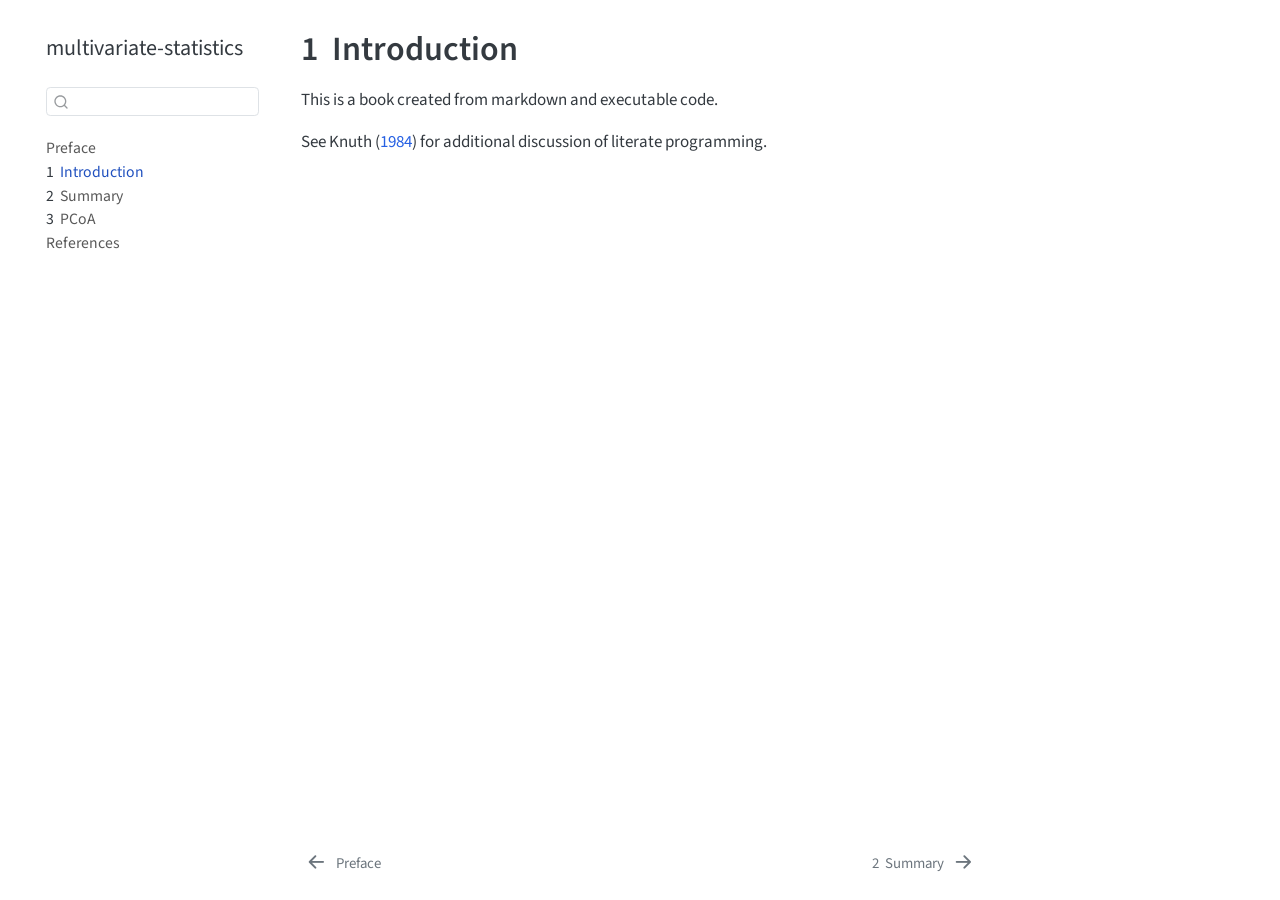
<file: docs/intro.html>
<!DOCTYPE html>
<html xmlns="http://www.w3.org/1999/xhtml" lang="en" xml:lang="en"><head>

<meta charset="utf-8">
<meta name="generator" content="quarto-1.9.37">

<meta name="viewport" content="width=device-width, initial-scale=1.0, user-scalable=yes">


<title>1&nbsp; Introduction – multivariate-statistics</title>
<style>
/* Default styles provided by pandoc.
** See https://pandoc.org/MANUAL.html#variables-for-html for config info.
*/
code{white-space: pre-wrap;}
span.smallcaps{font-variant: small-caps;}
div.columns{display: flex; gap: min(4vw, 1.5em);}
div.column{flex: auto; overflow-x: auto;}
div.hanging-indent{margin-left: 1.5em; text-indent: -1.5em;}
ul.task-list{list-style: none;}
ul.task-list li input[type="checkbox"] {
  width: 0.8em;
  margin: 0 0.8em 0.2em -1em; /* quarto-specific, see https://github.com/quarto-dev/quarto-cli/issues/4556 */ 
  vertical-align: middle;
}
/* CSS for citations */
div.csl-bib-body { }
div.csl-entry {
  clear: both;
}
.hanging-indent div.csl-entry {
  margin-left:2em;
  text-indent:-2em;
}
div.csl-left-margin {
  min-width:2em;
  float:left;
}
div.csl-right-inline {
  margin-left:2em;
  padding-left:1em;
}
div.csl-indent {
  margin-left: 2em;
}</style>


<script src="site_libs/quarto-nav/quarto-nav.js"></script>
<script src="site_libs/quarto-nav/headroom.min.js"></script>
<script src="site_libs/clipboard/clipboard.min.js"></script>
<script src="site_libs/quarto-search/autocomplete.umd.js"></script>
<script src="site_libs/quarto-search/fuse.min.js"></script>
<script src="site_libs/quarto-search/quarto-search.js"></script>
<meta name="quarto:offset" content="./">
<link href="./summary.html" rel="next">
<link href="./index.html" rel="prev">
<script src="site_libs/quarto-html/quarto.js" type="module"></script>
<script src="site_libs/quarto-html/tabsets/tabsets.js" type="module"></script>
<script src="site_libs/quarto-html/popper.min.js"></script>
<script src="site_libs/quarto-html/tippy.umd.min.js"></script>
<script src="site_libs/quarto-html/anchor.min.js"></script>
<link href="site_libs/quarto-html/tippy.css" rel="stylesheet">
<link href="site_libs/quarto-html/quarto-syntax-highlighting-7f8f88aac4f3542376d5c11b86a4c14d.css" rel="stylesheet" id="quarto-text-highlighting-styles">
<script src="site_libs/bootstrap/bootstrap.min.js"></script>
<link href="site_libs/bootstrap/bootstrap-icons.css" rel="stylesheet">
<link href="site_libs/bootstrap/bootstrap-f20bd09728c10063cdef9f6a6f5a9eba.min.css" rel="stylesheet" append-hash="true" id="quarto-bootstrap" data-mode="light">
<script id="quarto-search-options" type="application/json">{
  "location": "sidebar",
  "copy-button": false,
  "collapse-after": 3,
  "panel-placement": "start",
  "type": "textbox",
  "limit": 50,
  "keyboard-shortcut": [
    "f",
    "/",
    "s"
  ],
  "show-item-context": false,
  "language": {
    "search-no-results-text": "No results",
    "search-matching-documents-text": "matching documents",
    "search-copy-link-title": "Copy link to search",
    "search-hide-matches-text": "Hide additional matches",
    "search-more-match-text": "more match in this document",
    "search-more-matches-text": "more matches in this document",
    "search-clear-button-title": "Clear",
    "search-text-placeholder": "",
    "search-detached-cancel-button-title": "Cancel",
    "search-submit-button-title": "Submit",
    "search-label": "Search"
  }
}</script>


</head>

<body class="nav-sidebar floating quarto-light">

<div id="quarto-search-results"></div>
  <header id="quarto-header" class="headroom fixed-top">
  <nav class="quarto-secondary-nav">
    <div class="container-fluid d-flex">
      <button type="button" class="quarto-btn-toggle btn" data-bs-toggle="collapse" role="button" data-bs-target=".quarto-sidebar-collapse-item" aria-controls="quarto-sidebar" aria-expanded="false" aria-label="Toggle sidebar navigation" onclick="if (window.quartoToggleHeadroom) { window.quartoToggleHeadroom(); }">
        <i class="bi bi-layout-text-sidebar-reverse"></i>
      </button>
        <nav class="quarto-page-breadcrumbs" aria-label="breadcrumb"><ol class="breadcrumb"><li class="breadcrumb-item"><a href="./intro.html"><span class="chapter-number">1</span>&nbsp; <span class="chapter-title">Introduction</span></a></li></ol></nav>
        <a class="flex-grow-1" role="navigation" data-bs-toggle="collapse" data-bs-target=".quarto-sidebar-collapse-item" aria-controls="quarto-sidebar" aria-expanded="false" aria-label="Toggle sidebar navigation" onclick="if (window.quartoToggleHeadroom) { window.quartoToggleHeadroom(); }">      
        </a>
      <button type="button" class="btn quarto-search-button" aria-label="Search" onclick="window.quartoOpenSearch();">
        <i class="bi bi-search"></i>
      </button>
    </div>
  </nav>
</header>
<!-- content -->
<div id="quarto-content" class="quarto-container page-columns page-rows-contents page-layout-article">
<!-- sidebar -->
  <nav id="quarto-sidebar" class="sidebar collapse collapse-horizontal quarto-sidebar-collapse-item sidebar-navigation floating overflow-auto">
    <div class="pt-lg-2 mt-2 text-left sidebar-header">
    <div class="sidebar-title mb-0 py-0">
      <a href="./">multivariate-statistics</a> 
    </div>
      </div>
        <div class="mt-2 flex-shrink-0 align-items-center">
        <div class="sidebar-search">
        <div id="quarto-search" class="" title="Search"></div>
        </div>
        </div>
    <div class="sidebar-menu-container"> 
    <ul class="list-unstyled mt-1">
        <li class="sidebar-item">
  <div class="sidebar-item-container"> 
  <a href="./index.html" class="sidebar-item-text sidebar-link">
 <span class="menu-text">Preface</span></a>
  </div>
</li>
        <li class="sidebar-item">
  <div class="sidebar-item-container"> 
  <a href="./intro.html" class="sidebar-item-text sidebar-link active">
 <span class="menu-text"><span class="chapter-number">1</span>&nbsp; <span class="chapter-title">Introduction</span></span></a>
  </div>
</li>
        <li class="sidebar-item">
  <div class="sidebar-item-container"> 
  <a href="./summary.html" class="sidebar-item-text sidebar-link">
 <span class="menu-text"><span class="chapter-number">2</span>&nbsp; <span class="chapter-title">Summary</span></span></a>
  </div>
</li>
        <li class="sidebar-item">
  <div class="sidebar-item-container"> 
  <a href="./pcoa/script/pcoa.html" class="sidebar-item-text sidebar-link">
 <span class="menu-text"><span class="chapter-number">3</span>&nbsp; <span class="chapter-title">PCoA</span></span></a>
  </div>
</li>
        <li class="sidebar-item">
  <div class="sidebar-item-container"> 
  <a href="./references.html" class="sidebar-item-text sidebar-link">
 <span class="menu-text">References</span></a>
  </div>
</li>
    </ul>
    </div>
</nav>
<div id="quarto-sidebar-glass" class="quarto-sidebar-collapse-item" data-bs-toggle="collapse" data-bs-target=".quarto-sidebar-collapse-item"></div>
<!-- margin-sidebar -->
    <div id="quarto-margin-sidebar" class="sidebar margin-sidebar zindex-bottom">
        
    </div>
<!-- main -->
<main class="content" id="quarto-document-content">

<header id="title-block-header" class="quarto-title-block default">
<div class="quarto-title">
<h1 class="title"><span class="chapter-number">1</span>&nbsp; <span class="chapter-title">Introduction</span></h1>
</div>



<div class="quarto-title-meta">

    
  
    
  </div>
  


</header>


<p>This is a book created from markdown and executable code.</p>
<p>See <span class="citation" data-cites="knuth84">Knuth (<a href="references.html#ref-knuth84" role="doc-biblioref">1984</a>)</span> for additional discussion of literate programming.</p>


<div id="refs" class="references csl-bib-body hanging-indent" role="list" style="display: none">
<div id="ref-knuth84" class="csl-entry" role="listitem">
Knuth, Donald E. 1984. <span>“Literate Programming.”</span> <em>Comput. J.</em> (USA) 27 (2): 97–111. <a href="https://doi.org/10.1093/comjnl/27.2.97">https://doi.org/10.1093/comjnl/27.2.97</a>.
</div>
</div>

</main> <!-- /main -->
<script id="quarto-html-after-body" type="application/javascript">
  window.document.addEventListener("DOMContentLoaded", function (event) {
    const icon = "";
    const anchorJS = new window.AnchorJS();
    anchorJS.options = {
      placement: 'right',
      icon: icon
    };
    anchorJS.add('.anchored');
    const isCodeAnnotation = (el) => {
      for (const clz of el.classList) {
        if (clz.startsWith('code-annotation-')) {                     
          return true;
        }
      }
      return false;
    }
    const onCopySuccess = function(e) {
      // button target
      const button = e.trigger;
      // don't keep focus
      button.blur();
      // flash "checked"
      button.classList.add('code-copy-button-checked');
      var currentTitle = button.getAttribute("title");
      button.setAttribute("title", "Copied!");
      let tooltip;
      if (window.bootstrap) {
        button.setAttribute("data-bs-toggle", "tooltip");
        button.setAttribute("data-bs-placement", "left");
        button.setAttribute("data-bs-title", "Copied!");
        tooltip = new bootstrap.Tooltip(button, 
          { trigger: "manual", 
            customClass: "code-copy-button-tooltip",
            offset: [0, -8]});
        tooltip.show();    
      }
      setTimeout(function() {
        if (tooltip) {
          tooltip.hide();
          button.removeAttribute("data-bs-title");
          button.removeAttribute("data-bs-toggle");
          button.removeAttribute("data-bs-placement");
        }
        button.setAttribute("title", currentTitle);
        button.classList.remove('code-copy-button-checked');
      }, 1000);
      // clear code selection
      e.clearSelection();
    }
    const getTextToCopy = function(trigger) {
      const outerScaffold = trigger.parentElement.cloneNode(true);
      const codeEl = outerScaffold.querySelector('code');
      for (const childEl of codeEl.children) {
        if (isCodeAnnotation(childEl)) {
          childEl.remove();
        }
      }
      return codeEl.innerText;
    }
    const clipboard = new window.ClipboardJS('.code-copy-button:not([data-in-quarto-modal])', {
      text: getTextToCopy
    });
    clipboard.on('success', onCopySuccess);
    if (window.document.getElementById('quarto-embedded-source-code-modal')) {
      const clipboardModal = new window.ClipboardJS('.code-copy-button[data-in-quarto-modal]', {
        text: getTextToCopy,
        container: window.document.getElementById('quarto-embedded-source-code-modal')
      });
      clipboardModal.on('success', onCopySuccess);
    }
      var localhostRegex = new RegExp(/^(?:http|https):\/\/localhost\:?[0-9]*\//);
      var mailtoRegex = new RegExp(/^mailto:/);
        var filterRegex = new RegExp('/' + window.location.host + '/');
      var isInternal = (href) => {
          return filterRegex.test(href) || localhostRegex.test(href) || mailtoRegex.test(href);
      }
      // Inspect non-navigation links and adorn them if external
     var links = window.document.querySelectorAll('a[href]:not(.nav-link):not(.navbar-brand):not(.toc-action):not(.sidebar-link):not(.sidebar-item-toggle):not(.pagination-link):not(.no-external):not([aria-hidden]):not(.dropdown-item):not(.quarto-navigation-tool):not(.about-link)');
      for (var i=0; i<links.length; i++) {
        const link = links[i];
        if (!isInternal(link.href)) {
          // undo the damage that might have been done by quarto-nav.js in the case of
          // links that we want to consider external
          if (link.dataset.originalHref !== undefined) {
            link.href = link.dataset.originalHref;
          }
        }
      }
    function tippyHover(el, contentFn, onTriggerFn, onUntriggerFn) {
      const config = {
        allowHTML: true,
        maxWidth: 500,
        delay: 100,
        arrow: false,
        appendTo: function(el) {
            return el.parentElement;
        },
        interactive: true,
        interactiveBorder: 10,
        theme: 'quarto',
        placement: 'bottom-start',
      };
      if (contentFn) {
        config.content = contentFn;
      }
      if (onTriggerFn) {
        config.onTrigger = onTriggerFn;
      }
      if (onUntriggerFn) {
        config.onUntrigger = onUntriggerFn;
      }
      window.tippy(el, config); 
    }
    const noterefs = window.document.querySelectorAll('a[role="doc-noteref"]');
    for (var i=0; i<noterefs.length; i++) {
      const ref = noterefs[i];
      tippyHover(ref, function() {
        // use id or data attribute instead here
        let href = ref.getAttribute('data-footnote-href') || ref.getAttribute('href');
        try { href = new URL(href).hash; } catch {}
        const id = href.replace(/^#\/?/, "");
        const note = window.document.getElementById(id);
        if (note) {
          return note.innerHTML;
        } else {
          return "";
        }
      });
    }
    const xrefs = window.document.querySelectorAll('a.quarto-xref');
    const processXRef = (id, note) => {
      // Strip column container classes
      const stripColumnClz = (el) => {
        el.classList.remove("page-full", "page-columns");
        if (el.children) {
          for (const child of el.children) {
            stripColumnClz(child);
          }
        }
      }
      stripColumnClz(note)
      if (id === null || id.startsWith('sec-')) {
        // Special case sections, only their first couple elements
        const container = document.createElement("div");
        if (note.children && note.children.length > 2) {
          container.appendChild(note.children[0].cloneNode(true));
          for (let i = 1; i < note.children.length; i++) {
            const child = note.children[i];
            if (child.tagName === "P" && child.innerText === "") {
              continue;
            } else {
              container.appendChild(child.cloneNode(true));
              break;
            }
          }
          if (window.Quarto?.typesetMath) {
            window.Quarto.typesetMath(container);
          }
          return container.innerHTML
        } else {
          if (window.Quarto?.typesetMath) {
            window.Quarto.typesetMath(note);
          }
          return note.innerHTML;
        }
      } else {
        // Remove any anchor links if they are present
        const anchorLink = note.querySelector('a.anchorjs-link');
        if (anchorLink) {
          anchorLink.remove();
        }
        if (window.Quarto?.typesetMath) {
          window.Quarto.typesetMath(note);
        }
        if (note.classList.contains("callout")) {
          return note.outerHTML;
        } else {
          return note.innerHTML;
        }
      }
    }
    for (var i=0; i<xrefs.length; i++) {
      const xref = xrefs[i];
      tippyHover(xref, undefined, function(instance) {
        instance.disable();
        let url = xref.getAttribute('href');
        let hash = undefined; 
        if (url.startsWith('#')) {
          hash = url;
        } else {
          try { hash = new URL(url).hash; } catch {}
        }
        if (hash) {
          const id = hash.replace(/^#\/?/, "");
          const note = window.document.getElementById(id);
          if (note !== null) {
            try {
              const html = processXRef(id, note.cloneNode(true));
              instance.setContent(html);
            } finally {
              instance.enable();
              instance.show();
            }
          } else {
            // See if we can fetch this
            fetch(url.split('#')[0])
            .then(res => res.text())
            .then(html => {
              const parser = new DOMParser();
              const htmlDoc = parser.parseFromString(html, "text/html");
              const note = htmlDoc.getElementById(id);
              if (note !== null) {
                const html = processXRef(id, note);
                instance.setContent(html);
              } 
            }).finally(() => {
              instance.enable();
              instance.show();
            });
          }
        } else {
          // See if we can fetch a full url (with no hash to target)
          // This is a special case and we should probably do some content thinning / targeting
          fetch(url)
          .then(res => res.text())
          .then(html => {
            const parser = new DOMParser();
            const htmlDoc = parser.parseFromString(html, "text/html");
            const note = htmlDoc.querySelector('main.content');
            if (note !== null) {
              // This should only happen for chapter cross references
              // (since there is no id in the URL)
              // remove the first header
              if (note.children.length > 0 && note.children[0].tagName === "HEADER") {
                note.children[0].remove();
              }
              const html = processXRef(null, note);
              instance.setContent(html);
            } 
          }).finally(() => {
            instance.enable();
            instance.show();
          });
        }
      }, function(instance) {
      });
    }
        let selectedAnnoteEl;
        const selectorForAnnotation = ( cell, annotation) => {
          let cellAttr = 'data-code-cell="' + cell + '"';
          let lineAttr = 'data-code-annotation="' +  annotation + '"';
          const selector = 'span[' + cellAttr + '][' + lineAttr + ']';
          return selector;
        }
        const selectCodeLines = (annoteEl) => {
          const doc = window.document;
          const targetCell = annoteEl.getAttribute("data-target-cell");
          const targetAnnotation = annoteEl.getAttribute("data-target-annotation");
          const annoteSpan = window.document.querySelector(selectorForAnnotation(targetCell, targetAnnotation));
          const lines = annoteSpan.getAttribute("data-code-lines").split(",");
          const lineIds = lines.map((line) => {
            return targetCell + "-" + line;
          })
          let top = null;
          let height = null;
          let parent = null;
          if (lineIds.length > 0) {
              //compute the position of the single el (top and bottom and make a div)
              const el = window.document.getElementById(lineIds[0]);
              top = el.offsetTop;
              height = el.offsetHeight;
              parent = el.parentElement.parentElement;
            if (lineIds.length > 1) {
              const lastEl = window.document.getElementById(lineIds[lineIds.length - 1]);
              const bottom = lastEl.offsetTop + lastEl.offsetHeight;
              height = bottom - top;
            }
            if (top !== null && height !== null && parent !== null) {
              // cook up a div (if necessary) and position it 
              let div = window.document.getElementById("code-annotation-line-highlight");
              if (div === null) {
                div = window.document.createElement("div");
                div.setAttribute("id", "code-annotation-line-highlight");
                div.style.position = 'absolute';
                parent.appendChild(div);
              }
              div.style.top = top - 2 + "px";
              div.style.height = height + 4 + "px";
              div.style.left = 0;
              let gutterDiv = window.document.getElementById("code-annotation-line-highlight-gutter");
              if (gutterDiv === null) {
                gutterDiv = window.document.createElement("div");
                gutterDiv.setAttribute("id", "code-annotation-line-highlight-gutter");
                gutterDiv.style.position = 'absolute';
                const codeCell = window.document.getElementById(targetCell);
                const gutter = codeCell.querySelector('.code-annotation-gutter');
                gutter.appendChild(gutterDiv);
              }
              gutterDiv.style.top = top - 2 + "px";
              gutterDiv.style.height = height + 4 + "px";
            }
            selectedAnnoteEl = annoteEl;
          }
        };
        const unselectCodeLines = () => {
          const elementsIds = ["code-annotation-line-highlight", "code-annotation-line-highlight-gutter"];
          elementsIds.forEach((elId) => {
            const div = window.document.getElementById(elId);
            if (div) {
              div.remove();
            }
          });
          selectedAnnoteEl = undefined;
        };
          // Handle positioning of the toggle
      window.addEventListener(
        "resize",
        throttle(() => {
          elRect = undefined;
          if (selectedAnnoteEl) {
            selectCodeLines(selectedAnnoteEl);
          }
        }, 10)
      );
      function throttle(fn, ms) {
      let throttle = false;
      let timer;
        return (...args) => {
          if(!throttle) { // first call gets through
              fn.apply(this, args);
              throttle = true;
          } else { // all the others get throttled
              if(timer) clearTimeout(timer); // cancel #2
              timer = setTimeout(() => {
                fn.apply(this, args);
                timer = throttle = false;
              }, ms);
          }
        };
      }
        // Attach click handler to the DT
        const annoteDls = window.document.querySelectorAll('dt[data-target-cell]');
        for (const annoteDlNode of annoteDls) {
          annoteDlNode.addEventListener('click', (event) => {
            const clickedEl = event.target;
            if (clickedEl !== selectedAnnoteEl) {
              unselectCodeLines();
              const activeEl = window.document.querySelector('dt[data-target-cell].code-annotation-active');
              if (activeEl) {
                activeEl.classList.remove('code-annotation-active');
              }
              selectCodeLines(clickedEl);
              clickedEl.classList.add('code-annotation-active');
            } else {
              // Unselect the line
              unselectCodeLines();
              clickedEl.classList.remove('code-annotation-active');
            }
          });
        }
    const findCites = (el) => {
      const parentEl = el.parentElement;
      if (parentEl) {
        const cites = parentEl.dataset.cites;
        if (cites) {
          return {
            el,
            cites: cites.split(' ')
          };
        } else {
          return findCites(el.parentElement)
        }
      } else {
        return undefined;
      }
    };
    var bibliorefs = window.document.querySelectorAll('a[role="doc-biblioref"]');
    for (var i=0; i<bibliorefs.length; i++) {
      const ref = bibliorefs[i];
      const citeInfo = findCites(ref);
      if (citeInfo) {
        tippyHover(citeInfo.el, function() {
          var popup = window.document.createElement('div');
          citeInfo.cites.forEach(function(cite) {
            var citeDiv = window.document.createElement('div');
            citeDiv.classList.add('hanging-indent');
            citeDiv.classList.add('csl-entry');
            var biblioDiv = window.document.getElementById('ref-' + cite);
            if (biblioDiv) {
              citeDiv.innerHTML = biblioDiv.innerHTML;
            }
            popup.appendChild(citeDiv);
          });
          return popup.innerHTML;
        });
      }
    }
  });
  </script>
<nav class="page-navigation">
  <div class="nav-page nav-page-previous">
      <a href="./index.html" class="pagination-link" aria-label="Preface">
        <i class="bi bi-arrow-left-short"></i> <span class="nav-page-text">Preface</span>
      </a>          
  </div>
  <div class="nav-page nav-page-next">
      <a href="./summary.html" class="pagination-link" aria-label="Summary">
        <span class="nav-page-text"><span class="chapter-number">2</span>&nbsp; <span class="chapter-title">Summary</span></span> <i class="bi bi-arrow-right-short"></i>
      </a>
  </div>
</nav>
</div> <!-- /content -->




</body></html>
</file>
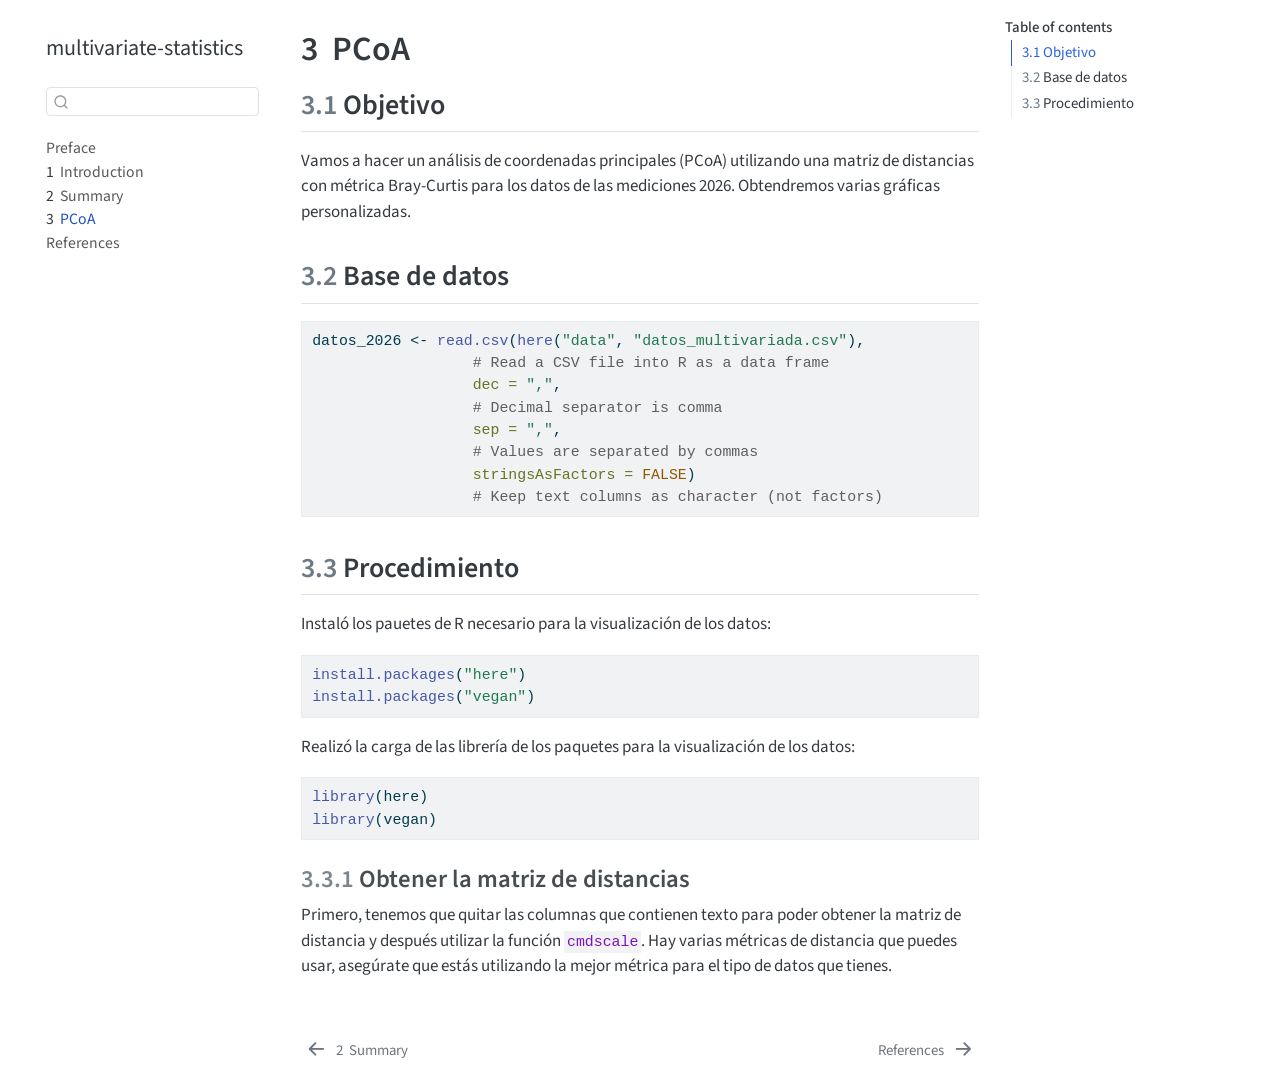
<file: _book/pcoa/script/pcoa.html>
<!DOCTYPE html>
<html xmlns="http://www.w3.org/1999/xhtml" lang="en" xml:lang="en"><head>

<meta charset="utf-8">
<meta name="generator" content="quarto-1.9.37">

<meta name="viewport" content="width=device-width, initial-scale=1.0, user-scalable=yes">


<title>3&nbsp; PCoA – multivariate-statistics</title>
<style>
/* Default styles provided by pandoc.
** See https://pandoc.org/MANUAL.html#variables-for-html for config info.
*/
code{white-space: pre-wrap;}
span.smallcaps{font-variant: small-caps;}
div.columns{display: flex; gap: min(4vw, 1.5em);}
div.column{flex: auto; overflow-x: auto;}
div.hanging-indent{margin-left: 1.5em; text-indent: -1.5em;}
ul.task-list{list-style: none;}
ul.task-list li input[type="checkbox"] {
  width: 0.8em;
  margin: 0 0.8em 0.2em -1em; /* quarto-specific, see https://github.com/quarto-dev/quarto-cli/issues/4556 */ 
  vertical-align: middle;
}
/* CSS for syntax highlighting */
html { -webkit-text-size-adjust: 100%; }
pre > code.sourceCode { white-space: pre; position: relative; }
pre > code.sourceCode > span { display: inline-block; line-height: 1.25; }
pre > code.sourceCode > span:empty { height: 1.2em; }
.sourceCode { overflow: visible; }
code.sourceCode > span { color: inherit; text-decoration: inherit; }
div.sourceCode { margin: 1em 0; }
pre.sourceCode { margin: 0; }
@media screen {
div.sourceCode { overflow: auto; }
}
@media print {
pre > code.sourceCode { white-space: pre-wrap; }
pre > code.sourceCode > span { text-indent: -5em; padding-left: 5em; }
}
pre.numberSource code
  { counter-reset: source-line 0; }
pre.numberSource code > span
  { position: relative; left: -4em; counter-increment: source-line; }
pre.numberSource code > span > a:first-child::before
  { content: counter(source-line);
    position: relative; left: -1em; text-align: right; vertical-align: baseline;
    border: none; display: inline-block;
    -webkit-touch-callout: none; -webkit-user-select: none;
    -khtml-user-select: none; -moz-user-select: none;
    -ms-user-select: none; user-select: none;
    padding: 0 4px; width: 4em;
  }
pre.numberSource { margin-left: 3em;  padding-left: 4px; }
div.sourceCode
  {   }
@media screen {
pre > code.sourceCode > span > a:first-child::before { text-decoration: underline; }
}
</style>


<script src="../../site_libs/quarto-nav/quarto-nav.js"></script>
<script src="../../site_libs/quarto-nav/headroom.min.js"></script>
<script src="../../site_libs/clipboard/clipboard.min.js"></script>
<script src="../../site_libs/quarto-search/autocomplete.umd.js"></script>
<script src="../../site_libs/quarto-search/fuse.min.js"></script>
<script src="../../site_libs/quarto-search/quarto-search.js"></script>
<meta name="quarto:offset" content="../../">
<link href="../../references.html" rel="next">
<link href="../../summary.html" rel="prev">
<script src="../../site_libs/quarto-html/quarto.js" type="module"></script>
<script src="../../site_libs/quarto-html/tabsets/tabsets.js" type="module"></script>
<script src="../../site_libs/quarto-html/popper.min.js"></script>
<script src="../../site_libs/quarto-html/tippy.umd.min.js"></script>
<script src="../../site_libs/quarto-html/anchor.min.js"></script>
<link href="../../site_libs/quarto-html/tippy.css" rel="stylesheet">
<link href="../../site_libs/quarto-html/quarto-syntax-highlighting-7f8f88aac4f3542376d5c11b86a4c14d.css" rel="stylesheet" id="quarto-text-highlighting-styles">
<script src="../../site_libs/bootstrap/bootstrap.min.js"></script>
<link href="../../site_libs/bootstrap/bootstrap-icons.css" rel="stylesheet">
<link href="../../site_libs/bootstrap/bootstrap-f20bd09728c10063cdef9f6a6f5a9eba.min.css" rel="stylesheet" append-hash="true" id="quarto-bootstrap" data-mode="light">
<script id="quarto-search-options" type="application/json">{
  "location": "sidebar",
  "copy-button": false,
  "collapse-after": 3,
  "panel-placement": "start",
  "type": "textbox",
  "limit": 50,
  "keyboard-shortcut": [
    "f",
    "/",
    "s"
  ],
  "show-item-context": false,
  "language": {
    "search-no-results-text": "No results",
    "search-matching-documents-text": "matching documents",
    "search-copy-link-title": "Copy link to search",
    "search-hide-matches-text": "Hide additional matches",
    "search-more-match-text": "more match in this document",
    "search-more-matches-text": "more matches in this document",
    "search-clear-button-title": "Clear",
    "search-text-placeholder": "",
    "search-detached-cancel-button-title": "Cancel",
    "search-submit-button-title": "Submit",
    "search-label": "Search"
  }
}</script>


</head>

<body class="nav-sidebar floating quarto-light">

<div id="quarto-search-results"></div>
  <header id="quarto-header" class="headroom fixed-top">
  <nav class="quarto-secondary-nav">
    <div class="container-fluid d-flex">
      <button type="button" class="quarto-btn-toggle btn" data-bs-toggle="collapse" role="button" data-bs-target=".quarto-sidebar-collapse-item" aria-controls="quarto-sidebar" aria-expanded="false" aria-label="Toggle sidebar navigation" onclick="if (window.quartoToggleHeadroom) { window.quartoToggleHeadroom(); }">
        <i class="bi bi-layout-text-sidebar-reverse"></i>
      </button>
        <nav class="quarto-page-breadcrumbs" aria-label="breadcrumb"><ol class="breadcrumb"><li class="breadcrumb-item"><a href="../../pcoa/script/pcoa.html"><span class="chapter-number">3</span>&nbsp; <span class="chapter-title">PCoA</span></a></li></ol></nav>
        <a class="flex-grow-1" role="navigation" data-bs-toggle="collapse" data-bs-target=".quarto-sidebar-collapse-item" aria-controls="quarto-sidebar" aria-expanded="false" aria-label="Toggle sidebar navigation" onclick="if (window.quartoToggleHeadroom) { window.quartoToggleHeadroom(); }">      
        </a>
      <button type="button" class="btn quarto-search-button" aria-label="Search" onclick="window.quartoOpenSearch();">
        <i class="bi bi-search"></i>
      </button>
    </div>
  </nav>
</header>
<!-- content -->
<div id="quarto-content" class="quarto-container page-columns page-rows-contents page-layout-article">
<!-- sidebar -->
  <nav id="quarto-sidebar" class="sidebar collapse collapse-horizontal quarto-sidebar-collapse-item sidebar-navigation floating overflow-auto">
    <div class="pt-lg-2 mt-2 text-left sidebar-header">
    <div class="sidebar-title mb-0 py-0">
      <a href="../../">multivariate-statistics</a> 
    </div>
      </div>
        <div class="mt-2 flex-shrink-0 align-items-center">
        <div class="sidebar-search">
        <div id="quarto-search" class="" title="Search"></div>
        </div>
        </div>
    <div class="sidebar-menu-container"> 
    <ul class="list-unstyled mt-1">
        <li class="sidebar-item">
  <div class="sidebar-item-container"> 
  <a href="../../index.html" class="sidebar-item-text sidebar-link">
 <span class="menu-text">Preface</span></a>
  </div>
</li>
        <li class="sidebar-item">
  <div class="sidebar-item-container"> 
  <a href="../../intro.html" class="sidebar-item-text sidebar-link">
 <span class="menu-text"><span class="chapter-number">1</span>&nbsp; <span class="chapter-title">Introduction</span></span></a>
  </div>
</li>
        <li class="sidebar-item">
  <div class="sidebar-item-container"> 
  <a href="../../summary.html" class="sidebar-item-text sidebar-link">
 <span class="menu-text"><span class="chapter-number">2</span>&nbsp; <span class="chapter-title">Summary</span></span></a>
  </div>
</li>
        <li class="sidebar-item">
  <div class="sidebar-item-container"> 
  <a href="../../pcoa/script/pcoa.html" class="sidebar-item-text sidebar-link active">
 <span class="menu-text"><span class="chapter-number">3</span>&nbsp; <span class="chapter-title">PCoA</span></span></a>
  </div>
</li>
        <li class="sidebar-item">
  <div class="sidebar-item-container"> 
  <a href="../../references.html" class="sidebar-item-text sidebar-link">
 <span class="menu-text">References</span></a>
  </div>
</li>
    </ul>
    </div>
</nav>
<div id="quarto-sidebar-glass" class="quarto-sidebar-collapse-item" data-bs-toggle="collapse" data-bs-target=".quarto-sidebar-collapse-item"></div>
<!-- margin-sidebar -->
    <div id="quarto-margin-sidebar" class="sidebar margin-sidebar">
        <nav id="TOC" role="doc-toc" class="toc-active">
    <h2 id="toc-title">Table of contents</h2>
   
  <ul>
  <li><a href="#objetivo" id="toc-objetivo" class="nav-link active" data-scroll-target="#objetivo"><span class="header-section-number">3.1</span> Objetivo</a></li>
  <li><a href="#base-de-datos" id="toc-base-de-datos" class="nav-link" data-scroll-target="#base-de-datos"><span class="header-section-number">3.2</span> Base de datos</a></li>
  <li><a href="#procedimiento" id="toc-procedimiento" class="nav-link" data-scroll-target="#procedimiento"><span class="header-section-number">3.3</span> Procedimiento</a>
  <ul class="collapse">
  <li><a href="#obtener-la-matriz-de-distancias" id="toc-obtener-la-matriz-de-distancias" class="nav-link" data-scroll-target="#obtener-la-matriz-de-distancias"><span class="header-section-number">3.3.1</span> Obtener la matriz de distancias</a></li>
  </ul></li>
  </ul>
</nav>
    </div>
<!-- main -->
<main class="content" id="quarto-document-content">

<header id="title-block-header" class="quarto-title-block default">
<div class="quarto-title">
<h1 class="title"><span class="chapter-number">3</span>&nbsp; <span class="chapter-title">PCoA</span></h1>
</div>



<div class="quarto-title-meta">

    
  
    
  </div>
  


</header>


<section id="objetivo" class="level2" data-number="3.1">
<h2 data-number="3.1" class="anchored" data-anchor-id="objetivo"><span class="header-section-number">3.1</span> Objetivo</h2>
<p>Vamos a hacer un análisis de coordenadas principales (PCoA) utilizando una matriz de distancias con métrica Bray-Curtis para los datos de las mediciones 2026. Obtendremos varias gráficas personalizadas.</p>
</section>
<section id="base-de-datos" class="level2" data-number="3.2">
<h2 data-number="3.2" class="anchored" data-anchor-id="base-de-datos"><span class="header-section-number">3.2</span> Base de datos</h2>
<div class="cell">
<div class="code-copy-outer-scaffold"><div class="sourceCode cell-code" id="cb1"><pre class="sourceCode r code-with-copy"><code class="sourceCode r"><span id="cb1-1"><a href="#cb1-1" aria-hidden="true" tabindex="-1"></a>datos_2026 <span class="ot">&lt;-</span> <span class="fu">read.csv</span>(<span class="fu">here</span>(<span class="st">"data"</span>, <span class="st">"datos_multivariada.csv"</span>),</span>
<span id="cb1-2"><a href="#cb1-2" aria-hidden="true" tabindex="-1"></a>                  <span class="co"># Read a CSV file into R as a data frame</span></span>
<span id="cb1-3"><a href="#cb1-3" aria-hidden="true" tabindex="-1"></a>                  <span class="at">dec =</span> <span class="st">","</span>,</span>
<span id="cb1-4"><a href="#cb1-4" aria-hidden="true" tabindex="-1"></a>                  <span class="co"># Decimal separator is comma</span></span>
<span id="cb1-5"><a href="#cb1-5" aria-hidden="true" tabindex="-1"></a>                  <span class="at">sep =</span> <span class="st">","</span>,</span>
<span id="cb1-6"><a href="#cb1-6" aria-hidden="true" tabindex="-1"></a>                  <span class="co"># Values are separated by commas</span></span>
<span id="cb1-7"><a href="#cb1-7" aria-hidden="true" tabindex="-1"></a>                  <span class="at">stringsAsFactors =</span> <span class="cn">FALSE</span>)</span>
<span id="cb1-8"><a href="#cb1-8" aria-hidden="true" tabindex="-1"></a>                  <span class="co"># Keep text columns as character (not factors)</span></span></code></pre></div><button title="Copy to Clipboard" class="code-copy-button"><i class="bi"></i></button></div>
</div>
</section>
<section id="procedimiento" class="level2" data-number="3.3">
<h2 data-number="3.3" class="anchored" data-anchor-id="procedimiento"><span class="header-section-number">3.3</span> Procedimiento</h2>
<p>Instaló los pauetes de R necesario para la visualización de los datos:</p>
<div class="cell">
<div class="code-copy-outer-scaffold"><div class="sourceCode cell-code" id="cb2"><pre class="sourceCode r code-with-copy"><code class="sourceCode r"><span id="cb2-1"><a href="#cb2-1" aria-hidden="true" tabindex="-1"></a><span class="fu">install.packages</span>(<span class="st">"here"</span>)</span>
<span id="cb2-2"><a href="#cb2-2" aria-hidden="true" tabindex="-1"></a><span class="fu">install.packages</span>(<span class="st">"vegan"</span>)</span></code></pre></div><button title="Copy to Clipboard" class="code-copy-button"><i class="bi"></i></button></div>
</div>
<p>Realizó la carga de las librería de los paquetes para la visualización de los datos:</p>
<div class="cell">
<div class="code-copy-outer-scaffold"><div class="sourceCode cell-code" id="cb3"><pre class="sourceCode r code-with-copy"><code class="sourceCode r"><span id="cb3-1"><a href="#cb3-1" aria-hidden="true" tabindex="-1"></a><span class="fu">library</span>(here)</span>
<span id="cb3-2"><a href="#cb3-2" aria-hidden="true" tabindex="-1"></a><span class="fu">library</span>(vegan)</span></code></pre></div><button title="Copy to Clipboard" class="code-copy-button"><i class="bi"></i></button></div>
</div>
<section id="obtener-la-matriz-de-distancias" class="level3" data-number="3.3.1">
<h3 data-number="3.3.1" class="anchored" data-anchor-id="obtener-la-matriz-de-distancias"><span class="header-section-number">3.3.1</span> Obtener la matriz de distancias</h3>
<p>Primero, tenemos que quitar las columnas que contienen texto para poder obtener la matriz de distancia y después utilizar la función <code>cmdscale</code>. Hay varias métricas de distancia que puedes usar, asegúrate que estás utilizando la mejor métrica para el tipo de datos que tienes.</p>


</section>
</section>

</main> <!-- /main -->
<script id="quarto-html-after-body" type="application/javascript">
  window.document.addEventListener("DOMContentLoaded", function (event) {
    const icon = "";
    const anchorJS = new window.AnchorJS();
    anchorJS.options = {
      placement: 'right',
      icon: icon
    };
    anchorJS.add('.anchored');
    const isCodeAnnotation = (el) => {
      for (const clz of el.classList) {
        if (clz.startsWith('code-annotation-')) {                     
          return true;
        }
      }
      return false;
    }
    const onCopySuccess = function(e) {
      // button target
      const button = e.trigger;
      // don't keep focus
      button.blur();
      // flash "checked"
      button.classList.add('code-copy-button-checked');
      var currentTitle = button.getAttribute("title");
      button.setAttribute("title", "Copied!");
      let tooltip;
      if (window.bootstrap) {
        button.setAttribute("data-bs-toggle", "tooltip");
        button.setAttribute("data-bs-placement", "left");
        button.setAttribute("data-bs-title", "Copied!");
        tooltip = new bootstrap.Tooltip(button, 
          { trigger: "manual", 
            customClass: "code-copy-button-tooltip",
            offset: [0, -8]});
        tooltip.show();    
      }
      setTimeout(function() {
        if (tooltip) {
          tooltip.hide();
          button.removeAttribute("data-bs-title");
          button.removeAttribute("data-bs-toggle");
          button.removeAttribute("data-bs-placement");
        }
        button.setAttribute("title", currentTitle);
        button.classList.remove('code-copy-button-checked');
      }, 1000);
      // clear code selection
      e.clearSelection();
    }
    const getTextToCopy = function(trigger) {
      const outerScaffold = trigger.parentElement.cloneNode(true);
      const codeEl = outerScaffold.querySelector('code');
      for (const childEl of codeEl.children) {
        if (isCodeAnnotation(childEl)) {
          childEl.remove();
        }
      }
      return codeEl.innerText;
    }
    const clipboard = new window.ClipboardJS('.code-copy-button:not([data-in-quarto-modal])', {
      text: getTextToCopy
    });
    clipboard.on('success', onCopySuccess);
    if (window.document.getElementById('quarto-embedded-source-code-modal')) {
      const clipboardModal = new window.ClipboardJS('.code-copy-button[data-in-quarto-modal]', {
        text: getTextToCopy,
        container: window.document.getElementById('quarto-embedded-source-code-modal')
      });
      clipboardModal.on('success', onCopySuccess);
    }
      var localhostRegex = new RegExp(/^(?:http|https):\/\/localhost\:?[0-9]*\//);
      var mailtoRegex = new RegExp(/^mailto:/);
        var filterRegex = new RegExp('/' + window.location.host + '/');
      var isInternal = (href) => {
          return filterRegex.test(href) || localhostRegex.test(href) || mailtoRegex.test(href);
      }
      // Inspect non-navigation links and adorn them if external
     var links = window.document.querySelectorAll('a[href]:not(.nav-link):not(.navbar-brand):not(.toc-action):not(.sidebar-link):not(.sidebar-item-toggle):not(.pagination-link):not(.no-external):not([aria-hidden]):not(.dropdown-item):not(.quarto-navigation-tool):not(.about-link)');
      for (var i=0; i<links.length; i++) {
        const link = links[i];
        if (!isInternal(link.href)) {
          // undo the damage that might have been done by quarto-nav.js in the case of
          // links that we want to consider external
          if (link.dataset.originalHref !== undefined) {
            link.href = link.dataset.originalHref;
          }
        }
      }
    function tippyHover(el, contentFn, onTriggerFn, onUntriggerFn) {
      const config = {
        allowHTML: true,
        maxWidth: 500,
        delay: 100,
        arrow: false,
        appendTo: function(el) {
            return el.parentElement;
        },
        interactive: true,
        interactiveBorder: 10,
        theme: 'quarto',
        placement: 'bottom-start',
      };
      if (contentFn) {
        config.content = contentFn;
      }
      if (onTriggerFn) {
        config.onTrigger = onTriggerFn;
      }
      if (onUntriggerFn) {
        config.onUntrigger = onUntriggerFn;
      }
      window.tippy(el, config); 
    }
    const noterefs = window.document.querySelectorAll('a[role="doc-noteref"]');
    for (var i=0; i<noterefs.length; i++) {
      const ref = noterefs[i];
      tippyHover(ref, function() {
        // use id or data attribute instead here
        let href = ref.getAttribute('data-footnote-href') || ref.getAttribute('href');
        try { href = new URL(href).hash; } catch {}
        const id = href.replace(/^#\/?/, "");
        const note = window.document.getElementById(id);
        if (note) {
          return note.innerHTML;
        } else {
          return "";
        }
      });
    }
    const xrefs = window.document.querySelectorAll('a.quarto-xref');
    const processXRef = (id, note) => {
      // Strip column container classes
      const stripColumnClz = (el) => {
        el.classList.remove("page-full", "page-columns");
        if (el.children) {
          for (const child of el.children) {
            stripColumnClz(child);
          }
        }
      }
      stripColumnClz(note)
      if (id === null || id.startsWith('sec-')) {
        // Special case sections, only their first couple elements
        const container = document.createElement("div");
        if (note.children && note.children.length > 2) {
          container.appendChild(note.children[0].cloneNode(true));
          for (let i = 1; i < note.children.length; i++) {
            const child = note.children[i];
            if (child.tagName === "P" && child.innerText === "") {
              continue;
            } else {
              container.appendChild(child.cloneNode(true));
              break;
            }
          }
          if (window.Quarto?.typesetMath) {
            window.Quarto.typesetMath(container);
          }
          return container.innerHTML
        } else {
          if (window.Quarto?.typesetMath) {
            window.Quarto.typesetMath(note);
          }
          return note.innerHTML;
        }
      } else {
        // Remove any anchor links if they are present
        const anchorLink = note.querySelector('a.anchorjs-link');
        if (anchorLink) {
          anchorLink.remove();
        }
        if (window.Quarto?.typesetMath) {
          window.Quarto.typesetMath(note);
        }
        if (note.classList.contains("callout")) {
          return note.outerHTML;
        } else {
          return note.innerHTML;
        }
      }
    }
    for (var i=0; i<xrefs.length; i++) {
      const xref = xrefs[i];
      tippyHover(xref, undefined, function(instance) {
        instance.disable();
        let url = xref.getAttribute('href');
        let hash = undefined; 
        if (url.startsWith('#')) {
          hash = url;
        } else {
          try { hash = new URL(url).hash; } catch {}
        }
        if (hash) {
          const id = hash.replace(/^#\/?/, "");
          const note = window.document.getElementById(id);
          if (note !== null) {
            try {
              const html = processXRef(id, note.cloneNode(true));
              instance.setContent(html);
            } finally {
              instance.enable();
              instance.show();
            }
          } else {
            // See if we can fetch this
            fetch(url.split('#')[0])
            .then(res => res.text())
            .then(html => {
              const parser = new DOMParser();
              const htmlDoc = parser.parseFromString(html, "text/html");
              const note = htmlDoc.getElementById(id);
              if (note !== null) {
                const html = processXRef(id, note);
                instance.setContent(html);
              } 
            }).finally(() => {
              instance.enable();
              instance.show();
            });
          }
        } else {
          // See if we can fetch a full url (with no hash to target)
          // This is a special case and we should probably do some content thinning / targeting
          fetch(url)
          .then(res => res.text())
          .then(html => {
            const parser = new DOMParser();
            const htmlDoc = parser.parseFromString(html, "text/html");
            const note = htmlDoc.querySelector('main.content');
            if (note !== null) {
              // This should only happen for chapter cross references
              // (since there is no id in the URL)
              // remove the first header
              if (note.children.length > 0 && note.children[0].tagName === "HEADER") {
                note.children[0].remove();
              }
              const html = processXRef(null, note);
              instance.setContent(html);
            } 
          }).finally(() => {
            instance.enable();
            instance.show();
          });
        }
      }, function(instance) {
      });
    }
        let selectedAnnoteEl;
        const selectorForAnnotation = ( cell, annotation) => {
          let cellAttr = 'data-code-cell="' + cell + '"';
          let lineAttr = 'data-code-annotation="' +  annotation + '"';
          const selector = 'span[' + cellAttr + '][' + lineAttr + ']';
          return selector;
        }
        const selectCodeLines = (annoteEl) => {
          const doc = window.document;
          const targetCell = annoteEl.getAttribute("data-target-cell");
          const targetAnnotation = annoteEl.getAttribute("data-target-annotation");
          const annoteSpan = window.document.querySelector(selectorForAnnotation(targetCell, targetAnnotation));
          const lines = annoteSpan.getAttribute("data-code-lines").split(",");
          const lineIds = lines.map((line) => {
            return targetCell + "-" + line;
          })
          let top = null;
          let height = null;
          let parent = null;
          if (lineIds.length > 0) {
              //compute the position of the single el (top and bottom and make a div)
              const el = window.document.getElementById(lineIds[0]);
              top = el.offsetTop;
              height = el.offsetHeight;
              parent = el.parentElement.parentElement;
            if (lineIds.length > 1) {
              const lastEl = window.document.getElementById(lineIds[lineIds.length - 1]);
              const bottom = lastEl.offsetTop + lastEl.offsetHeight;
              height = bottom - top;
            }
            if (top !== null && height !== null && parent !== null) {
              // cook up a div (if necessary) and position it 
              let div = window.document.getElementById("code-annotation-line-highlight");
              if (div === null) {
                div = window.document.createElement("div");
                div.setAttribute("id", "code-annotation-line-highlight");
                div.style.position = 'absolute';
                parent.appendChild(div);
              }
              div.style.top = top - 2 + "px";
              div.style.height = height + 4 + "px";
              div.style.left = 0;
              let gutterDiv = window.document.getElementById("code-annotation-line-highlight-gutter");
              if (gutterDiv === null) {
                gutterDiv = window.document.createElement("div");
                gutterDiv.setAttribute("id", "code-annotation-line-highlight-gutter");
                gutterDiv.style.position = 'absolute';
                const codeCell = window.document.getElementById(targetCell);
                const gutter = codeCell.querySelector('.code-annotation-gutter');
                gutter.appendChild(gutterDiv);
              }
              gutterDiv.style.top = top - 2 + "px";
              gutterDiv.style.height = height + 4 + "px";
            }
            selectedAnnoteEl = annoteEl;
          }
        };
        const unselectCodeLines = () => {
          const elementsIds = ["code-annotation-line-highlight", "code-annotation-line-highlight-gutter"];
          elementsIds.forEach((elId) => {
            const div = window.document.getElementById(elId);
            if (div) {
              div.remove();
            }
          });
          selectedAnnoteEl = undefined;
        };
          // Handle positioning of the toggle
      window.addEventListener(
        "resize",
        throttle(() => {
          elRect = undefined;
          if (selectedAnnoteEl) {
            selectCodeLines(selectedAnnoteEl);
          }
        }, 10)
      );
      function throttle(fn, ms) {
      let throttle = false;
      let timer;
        return (...args) => {
          if(!throttle) { // first call gets through
              fn.apply(this, args);
              throttle = true;
          } else { // all the others get throttled
              if(timer) clearTimeout(timer); // cancel #2
              timer = setTimeout(() => {
                fn.apply(this, args);
                timer = throttle = false;
              }, ms);
          }
        };
      }
        // Attach click handler to the DT
        const annoteDls = window.document.querySelectorAll('dt[data-target-cell]');
        for (const annoteDlNode of annoteDls) {
          annoteDlNode.addEventListener('click', (event) => {
            const clickedEl = event.target;
            if (clickedEl !== selectedAnnoteEl) {
              unselectCodeLines();
              const activeEl = window.document.querySelector('dt[data-target-cell].code-annotation-active');
              if (activeEl) {
                activeEl.classList.remove('code-annotation-active');
              }
              selectCodeLines(clickedEl);
              clickedEl.classList.add('code-annotation-active');
            } else {
              // Unselect the line
              unselectCodeLines();
              clickedEl.classList.remove('code-annotation-active');
            }
          });
        }
    const findCites = (el) => {
      const parentEl = el.parentElement;
      if (parentEl) {
        const cites = parentEl.dataset.cites;
        if (cites) {
          return {
            el,
            cites: cites.split(' ')
          };
        } else {
          return findCites(el.parentElement)
        }
      } else {
        return undefined;
      }
    };
    var bibliorefs = window.document.querySelectorAll('a[role="doc-biblioref"]');
    for (var i=0; i<bibliorefs.length; i++) {
      const ref = bibliorefs[i];
      const citeInfo = findCites(ref);
      if (citeInfo) {
        tippyHover(citeInfo.el, function() {
          var popup = window.document.createElement('div');
          citeInfo.cites.forEach(function(cite) {
            var citeDiv = window.document.createElement('div');
            citeDiv.classList.add('hanging-indent');
            citeDiv.classList.add('csl-entry');
            var biblioDiv = window.document.getElementById('ref-' + cite);
            if (biblioDiv) {
              citeDiv.innerHTML = biblioDiv.innerHTML;
            }
            popup.appendChild(citeDiv);
          });
          return popup.innerHTML;
        });
      }
    }
  });
  </script>
<nav class="page-navigation">
  <div class="nav-page nav-page-previous">
      <a href="../../summary.html" class="pagination-link" aria-label="Summary">
        <i class="bi bi-arrow-left-short"></i> <span class="nav-page-text"><span class="chapter-number">2</span>&nbsp; <span class="chapter-title">Summary</span></span>
      </a>          
  </div>
  <div class="nav-page nav-page-next">
      <a href="../../references.html" class="pagination-link" aria-label="References">
        <span class="nav-page-text">References</span> <i class="bi bi-arrow-right-short"></i>
      </a>
  </div>
</nav>
</div> <!-- /content -->




</body></html>
</file>
<file: _book/site_libs/quarto-html/tippy.css>
.tippy-box[data-animation=fade][data-state=hidden]{opacity:0}[data-tippy-root]{max-width:calc(100vw - 10px)}.tippy-box{position:relative;background-color:#333;color:#fff;border-radius:4px;font-size:14px;line-height:1.4;white-space:normal;outline:0;transition-property:transform,visibility,opacity}.tippy-box[data-placement^=top]>.tippy-arrow{bottom:0}.tippy-box[data-placement^=top]>.tippy-arrow:before{bottom:-7px;left:0;border-width:8px 8px 0;border-top-color:initial;transform-origin:center top}.tippy-box[data-placement^=bottom]>.tippy-arrow{top:0}.tippy-box[data-placement^=bottom]>.tippy-arrow:before{top:-7px;left:0;border-width:0 8px 8px;border-bottom-color:initial;transform-origin:center bottom}.tippy-box[data-placement^=left]>.tippy-arrow{right:0}.tippy-box[data-placement^=left]>.tippy-arrow:before{border-width:8px 0 8px 8px;border-left-color:initial;right:-7px;transform-origin:center left}.tippy-box[data-placement^=right]>.tippy-arrow{left:0}.tippy-box[data-placement^=right]>.tippy-arrow:before{left:-7px;border-width:8px 8px 8px 0;border-right-color:initial;transform-origin:center right}.tippy-box[data-inertia][data-state=visible]{transition-timing-function:cubic-bezier(.54,1.5,.38,1.11)}.tippy-arrow{width:16px;height:16px;color:#333}.tippy-arrow:before{content:"";position:absolute;border-color:transparent;border-style:solid}.tippy-content{position:relative;padding:5px 9px;z-index:1}
</file>
<file: _book/site_libs/quarto-html/quarto-syntax-highlighting-7f8f88aac4f3542376d5c11b86a4c14d.css>
/* quarto syntax highlight colors */
:root {
  --quarto-hl-ot-color: #003B4F;
  --quarto-hl-at-color: #657422;
  --quarto-hl-ss-color: #20794D;
  --quarto-hl-an-color: #5E5E5E;
  --quarto-hl-fu-color: #4758AB;
  --quarto-hl-st-color: #20794D;
  --quarto-hl-cf-color: #003B4F;
  --quarto-hl-op-color: #5E5E5E;
  --quarto-hl-er-color: #AD0000;
  --quarto-hl-bn-color: #AD0000;
  --quarto-hl-al-color: #AD0000;
  --quarto-hl-va-color: #111111;
  --quarto-hl-bu-color: inherit;
  --quarto-hl-ex-color: inherit;
  --quarto-hl-pp-color: #AD0000;
  --quarto-hl-in-color: #5E5E5E;
  --quarto-hl-vs-color: #20794D;
  --quarto-hl-wa-color: #5E5E5E;
  --quarto-hl-do-color: #5E5E5E;
  --quarto-hl-im-color: #00769E;
  --quarto-hl-ch-color: #20794D;
  --quarto-hl-dt-color: #AD0000;
  --quarto-hl-fl-color: #AD0000;
  --quarto-hl-co-color: #5E5E5E;
  --quarto-hl-cv-color: #5E5E5E;
  --quarto-hl-cn-color: #8f5902;
  --quarto-hl-sc-color: #5E5E5E;
  --quarto-hl-dv-color: #AD0000;
  --quarto-hl-kw-color: #003B4F;
}

/* other quarto variables */
:root {
  --quarto-font-monospace: SFMono-Regular, Menlo, Monaco, Consolas, "Liberation Mono", "Courier New", monospace;
}

/* syntax highlight based on Pandoc's rules */
pre > code.sourceCode > span {
  color: #003B4F;
}

code.sourceCode > span {
  color: #003B4F;
}

div.sourceCode,
div.sourceCode pre.sourceCode {
  color: #003B4F;
}

/* Normal */
code span {
  color: #003B4F;
}

/* Alert */
code span.al {
  color: #AD0000;
  font-style: inherit;
}

/* Annotation */
code span.an {
  color: #5E5E5E;
  font-style: inherit;
}

/* Attribute */
code span.at {
  color: #657422;
  font-style: inherit;
}

/* BaseN */
code span.bn {
  color: #AD0000;
  font-style: inherit;
}

/* BuiltIn */
code span.bu {
  font-style: inherit;
}

/* ControlFlow */
code span.cf {
  color: #003B4F;
  font-weight: bold;
  font-style: inherit;
}

/* Char */
code span.ch {
  color: #20794D;
  font-style: inherit;
}

/* Constant */
code span.cn {
  color: #8f5902;
  font-style: inherit;
}

/* Comment */
code span.co {
  color: #5E5E5E;
  font-style: inherit;
}

/* CommentVar */
code span.cv {
  color: #5E5E5E;
  font-style: italic;
}

/* Documentation */
code span.do {
  color: #5E5E5E;
  font-style: italic;
}

/* DataType */
code span.dt {
  color: #AD0000;
  font-style: inherit;
}

/* DecVal */
code span.dv {
  color: #AD0000;
  font-style: inherit;
}

/* Error */
code span.er {
  color: #AD0000;
  font-style: inherit;
}

/* Extension */
code span.ex {
  font-style: inherit;
}

/* Float */
code span.fl {
  color: #AD0000;
  font-style: inherit;
}

/* Function */
code span.fu {
  color: #4758AB;
  font-style: inherit;
}

/* Import */
code span.im {
  color: #00769E;
  font-style: inherit;
}

/* Information */
code span.in {
  color: #5E5E5E;
  font-style: inherit;
}

/* Keyword */
code span.kw {
  color: #003B4F;
  font-weight: bold;
  font-style: inherit;
}

/* Operator */
code span.op {
  color: #5E5E5E;
  font-style: inherit;
}

/* Other */
code span.ot {
  color: #003B4F;
  font-style: inherit;
}

/* Preprocessor */
code span.pp {
  color: #AD0000;
  font-style: inherit;
}

/* SpecialChar */
code span.sc {
  color: #5E5E5E;
  font-style: inherit;
}

/* SpecialString */
code span.ss {
  color: #20794D;
  font-style: inherit;
}

/* String */
code span.st {
  color: #20794D;
  font-style: inherit;
}

/* Variable */
code span.va {
  color: #111111;
  font-style: inherit;
}

/* VerbatimString */
code span.vs {
  color: #20794D;
  font-style: inherit;
}

/* Warning */
code span.wa {
  color: #5E5E5E;
  font-style: italic;
}

.prevent-inlining {
  content: "</";
}

/*# sourceMappingURL=789ad8cd35626ba772517505b42a116e.css.map */
</file>
<file: docs/site_libs/quarto-html/tippy.css>
.tippy-box[data-animation=fade][data-state=hidden]{opacity:0}[data-tippy-root]{max-width:calc(100vw - 10px)}.tippy-box{position:relative;background-color:#333;color:#fff;border-radius:4px;font-size:14px;line-height:1.4;white-space:normal;outline:0;transition-property:transform,visibility,opacity}.tippy-box[data-placement^=top]>.tippy-arrow{bottom:0}.tippy-box[data-placement^=top]>.tippy-arrow:before{bottom:-7px;left:0;border-width:8px 8px 0;border-top-color:initial;transform-origin:center top}.tippy-box[data-placement^=bottom]>.tippy-arrow{top:0}.tippy-box[data-placement^=bottom]>.tippy-arrow:before{top:-7px;left:0;border-width:0 8px 8px;border-bottom-color:initial;transform-origin:center bottom}.tippy-box[data-placement^=left]>.tippy-arrow{right:0}.tippy-box[data-placement^=left]>.tippy-arrow:before{border-width:8px 0 8px 8px;border-left-color:initial;right:-7px;transform-origin:center left}.tippy-box[data-placement^=right]>.tippy-arrow{left:0}.tippy-box[data-placement^=right]>.tippy-arrow:before{left:-7px;border-width:8px 8px 8px 0;border-right-color:initial;transform-origin:center right}.tippy-box[data-inertia][data-state=visible]{transition-timing-function:cubic-bezier(.54,1.5,.38,1.11)}.tippy-arrow{width:16px;height:16px;color:#333}.tippy-arrow:before{content:"";position:absolute;border-color:transparent;border-style:solid}.tippy-content{position:relative;padding:5px 9px;z-index:1}
</file>
<file: docs/site_libs/quarto-html/quarto-syntax-highlighting-7f8f88aac4f3542376d5c11b86a4c14d.css>
/* quarto syntax highlight colors */
:root {
  --quarto-hl-ot-color: #003B4F;
  --quarto-hl-at-color: #657422;
  --quarto-hl-ss-color: #20794D;
  --quarto-hl-an-color: #5E5E5E;
  --quarto-hl-fu-color: #4758AB;
  --quarto-hl-st-color: #20794D;
  --quarto-hl-cf-color: #003B4F;
  --quarto-hl-op-color: #5E5E5E;
  --quarto-hl-er-color: #AD0000;
  --quarto-hl-bn-color: #AD0000;
  --quarto-hl-al-color: #AD0000;
  --quarto-hl-va-color: #111111;
  --quarto-hl-bu-color: inherit;
  --quarto-hl-ex-color: inherit;
  --quarto-hl-pp-color: #AD0000;
  --quarto-hl-in-color: #5E5E5E;
  --quarto-hl-vs-color: #20794D;
  --quarto-hl-wa-color: #5E5E5E;
  --quarto-hl-do-color: #5E5E5E;
  --quarto-hl-im-color: #00769E;
  --quarto-hl-ch-color: #20794D;
  --quarto-hl-dt-color: #AD0000;
  --quarto-hl-fl-color: #AD0000;
  --quarto-hl-co-color: #5E5E5E;
  --quarto-hl-cv-color: #5E5E5E;
  --quarto-hl-cn-color: #8f5902;
  --quarto-hl-sc-color: #5E5E5E;
  --quarto-hl-dv-color: #AD0000;
  --quarto-hl-kw-color: #003B4F;
}

/* other quarto variables */
:root {
  --quarto-font-monospace: SFMono-Regular, Menlo, Monaco, Consolas, "Liberation Mono", "Courier New", monospace;
}

/* syntax highlight based on Pandoc's rules */
pre > code.sourceCode > span {
  color: #003B4F;
}

code.sourceCode > span {
  color: #003B4F;
}

div.sourceCode,
div.sourceCode pre.sourceCode {
  color: #003B4F;
}

/* Normal */
code span {
  color: #003B4F;
}

/* Alert */
code span.al {
  color: #AD0000;
  font-style: inherit;
}

/* Annotation */
code span.an {
  color: #5E5E5E;
  font-style: inherit;
}

/* Attribute */
code span.at {
  color: #657422;
  font-style: inherit;
}

/* BaseN */
code span.bn {
  color: #AD0000;
  font-style: inherit;
}

/* BuiltIn */
code span.bu {
  font-style: inherit;
}

/* ControlFlow */
code span.cf {
  color: #003B4F;
  font-weight: bold;
  font-style: inherit;
}

/* Char */
code span.ch {
  color: #20794D;
  font-style: inherit;
}

/* Constant */
code span.cn {
  color: #8f5902;
  font-style: inherit;
}

/* Comment */
code span.co {
  color: #5E5E5E;
  font-style: inherit;
}

/* CommentVar */
code span.cv {
  color: #5E5E5E;
  font-style: italic;
}

/* Documentation */
code span.do {
  color: #5E5E5E;
  font-style: italic;
}

/* DataType */
code span.dt {
  color: #AD0000;
  font-style: inherit;
}

/* DecVal */
code span.dv {
  color: #AD0000;
  font-style: inherit;
}

/* Error */
code span.er {
  color: #AD0000;
  font-style: inherit;
}

/* Extension */
code span.ex {
  font-style: inherit;
}

/* Float */
code span.fl {
  color: #AD0000;
  font-style: inherit;
}

/* Function */
code span.fu {
  color: #4758AB;
  font-style: inherit;
}

/* Import */
code span.im {
  color: #00769E;
  font-style: inherit;
}

/* Information */
code span.in {
  color: #5E5E5E;
  font-style: inherit;
}

/* Keyword */
code span.kw {
  color: #003B4F;
  font-weight: bold;
  font-style: inherit;
}

/* Operator */
code span.op {
  color: #5E5E5E;
  font-style: inherit;
}

/* Other */
code span.ot {
  color: #003B4F;
  font-style: inherit;
}

/* Preprocessor */
code span.pp {
  color: #AD0000;
  font-style: inherit;
}

/* SpecialChar */
code span.sc {
  color: #5E5E5E;
  font-style: inherit;
}

/* SpecialString */
code span.ss {
  color: #20794D;
  font-style: inherit;
}

/* String */
code span.st {
  color: #20794D;
  font-style: inherit;
}

/* Variable */
code span.va {
  color: #111111;
  font-style: inherit;
}

/* VerbatimString */
code span.vs {
  color: #20794D;
  font-style: inherit;
}

/* Warning */
code span.wa {
  color: #5E5E5E;
  font-style: italic;
}

.prevent-inlining {
  content: "</";
}

/*# sourceMappingURL=789ad8cd35626ba772517505b42a116e.css.map */
</file>
